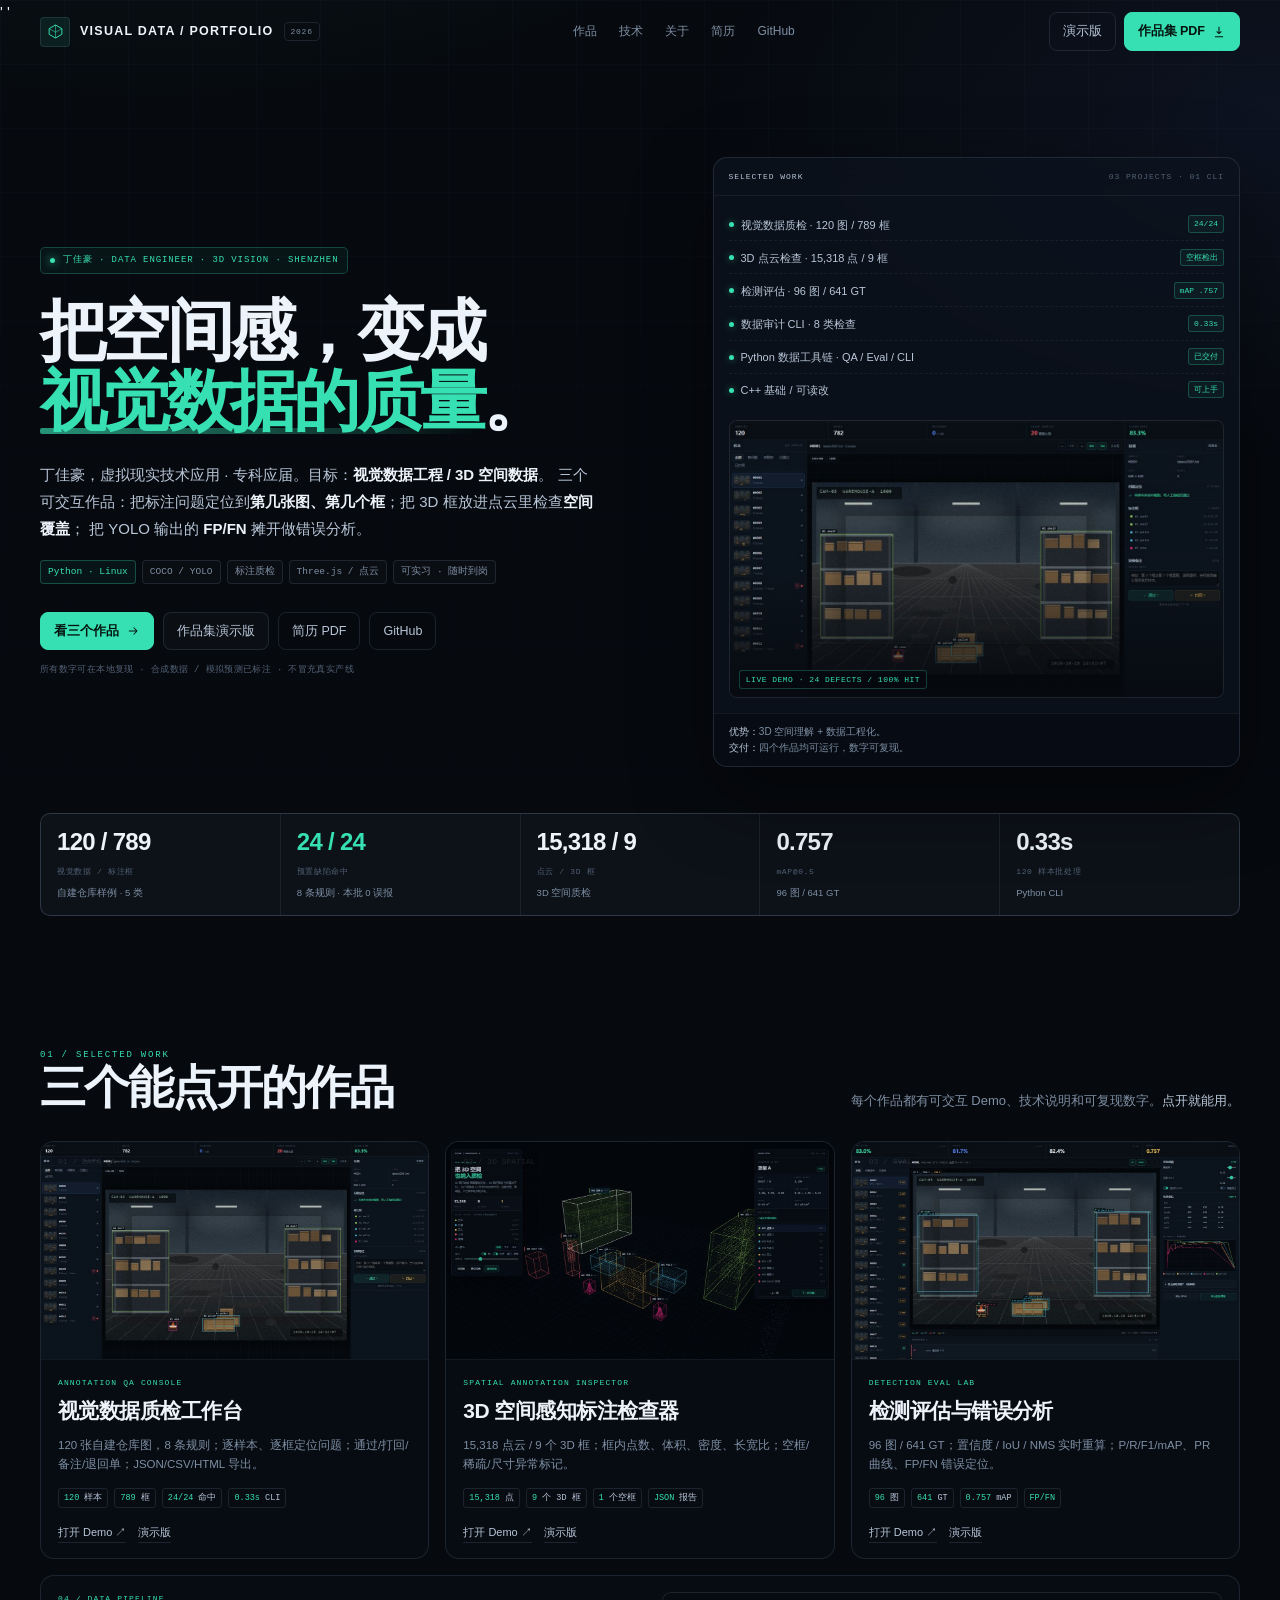
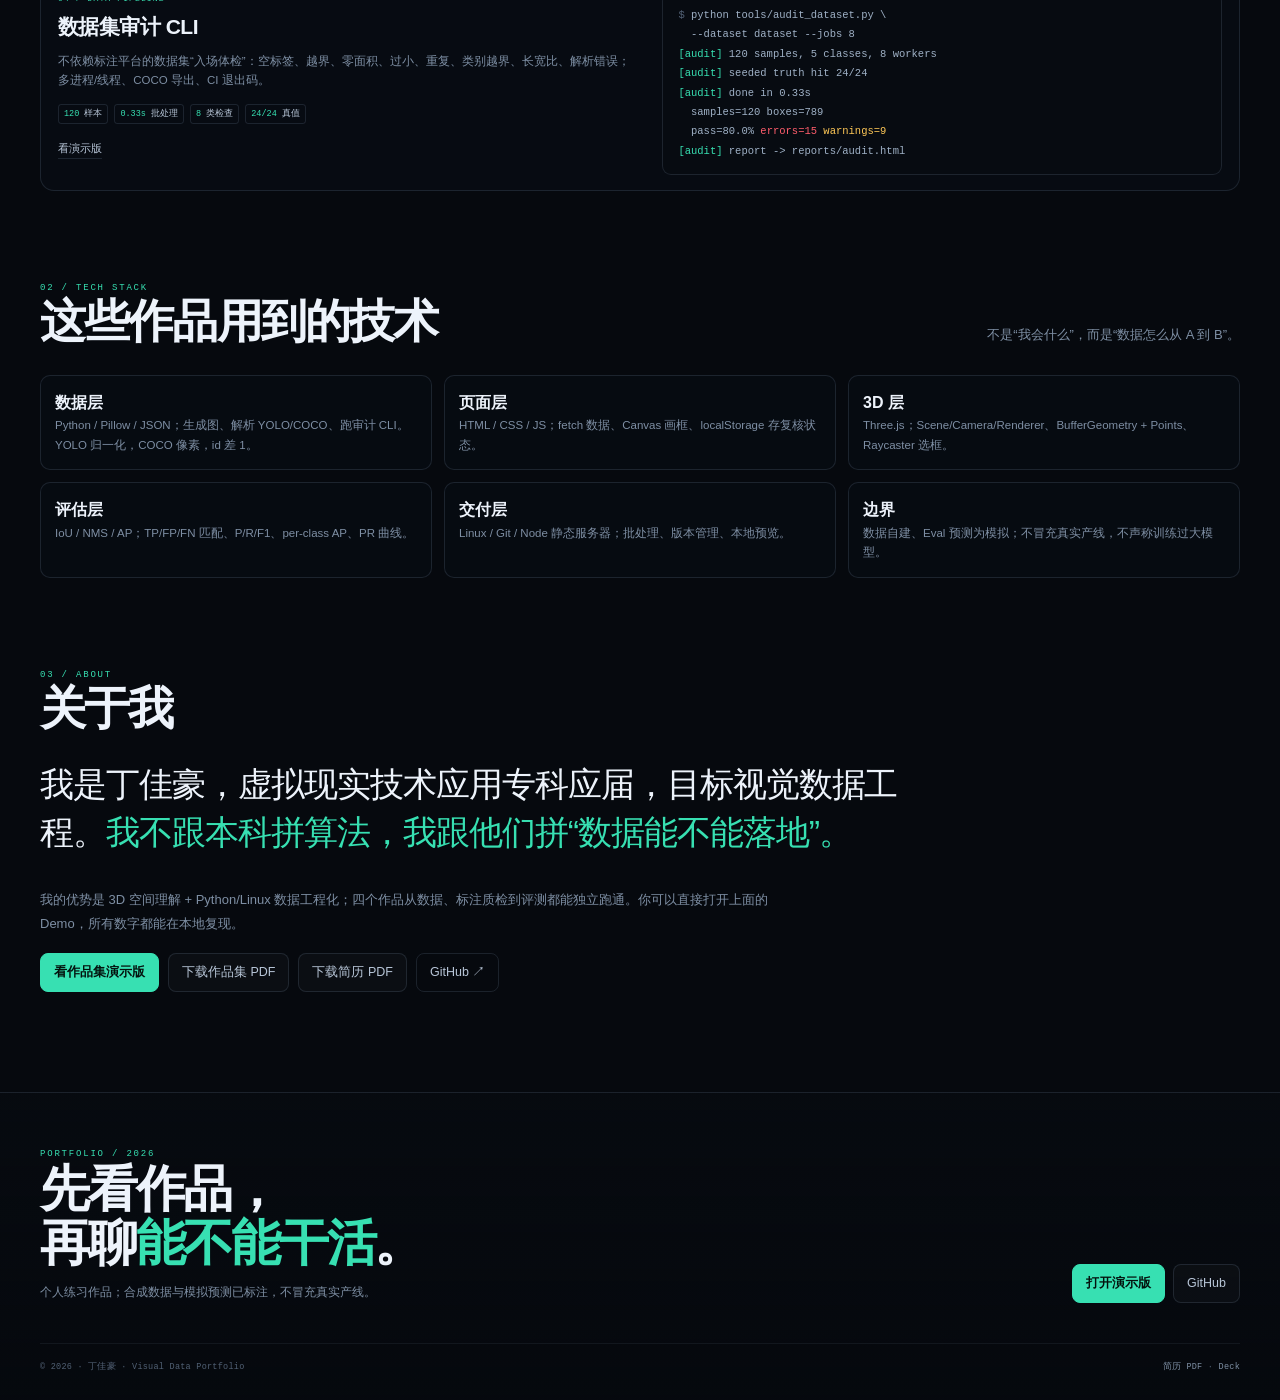
<file: index.html>
﻿<!DOCTYPE html>
<html lang="zh-CN">
<head>
<meta charset="UTF-8">
<meta name="viewport" content="width=device-width, initial-scale=1">
<title>丁佳豪 · 视觉数据工程作品集</title>
<meta name="description" content="丁佳豪，虚拟现实技术应用专科应届，视觉数据工程方向：标注质检、3D 点云检查、检测评估与错误分析。">
'<meta name="theme-color" content="#06090e">
<meta property="og:title" content="丁佳豪 · 视觉数据工程作品集">
<meta property="og:description" content="标注质检 / 3D 点云检查 / 检测评估：三个可交互作品，所有数字可复现。">
<meta property="og:type" content="website">
<meta property="og:url" content="https://xiaoqzhenhao.github.io/visual-data-portfolio/">
<meta property="og:image" content="https://xiaoqzhenhao.github.io/visual-data-portfolio/assets/media/qa-cover.jpg">
<meta name="twitter:card" content="summary_large_image">
<link rel="canonical" href="https://xiaoqzhenhao.github.io/visual-data-portfolio/">'
<link rel="icon" href="assets/favicon.svg" type="image/svg+xml">
<link rel="stylesheet" href="assets/css/site.css">
</head>
<body>
<header class="nav" id="nav">
  <div class="nav__in">
    <a class="brand" href="index.html">
      <span class="brand__mark">
        <svg viewBox="0 0 24 24" fill="none" stroke="currentColor" stroke-width="1.4">
          <path d="M12 2.8 21 8v8l-9 5.2L3 16V8l9-5.2Z"/><path d="M12 2.8v18.4M3 8l9 5 9-5" opacity=".55"/>
        </svg>
      </span>
      <b>VISUAL DATA / PORTFOLIO</b>
      <span>2026</span>
    </a>
    <nav class="nav__links">
      <a href="#work">作品</a>
      <a href="#stack">技术</a>
      <a href="#about">关于</a>
      <a href="丁佳豪-简历.pdf">简历</a>
      <a href="https://github.com/xiaoqzhenhao" target="_blank" rel="noopener">GitHub</a>
    </nav>
    <div class="nav__cta">
      <a class="btn btn--ghost" href="portfolio-slides.html">演示版</a>
      <a class="btn btn--primary" href="作品集-演示版.pdf">作品集 PDF
        <svg viewBox="0 0 24 24" fill="none" stroke="currentColor" stroke-width="1.8"><path d="M12 3v12m0 0 4-4m-4 4-4-4M5 20h14"/></svg>
      </a>
    </div>
  </div>
</header>

<main>
  <section class="hero">
    <div class="wrap">
      <div class="hero__grid">
        <div>
          <div class="hero__badge"><i></i>丁佳豪 · DATA ENGINEER · 3D VISION · SHENZHEN</div>
          <h1>把空间感，变成<em>视觉数据的质量</em>。</h1>
          <p class="hero__sub">
            丁佳豪，虚拟现实技术应用 · 专科应届。目标：<b>视觉数据工程 / 3D 空间数据</b>。
            三个可交互作品：把标注问题定位到<b>第几张图、第几个框</b>；把 3D 框放进点云里检查<b>空间覆盖</b>；
            把 YOLO 输出的 <b>FP/FN</b> 摊开做错误分析。
          </p>
          <div class="hero__chips">
            <span class="chip hot">Python · Linux</span>
            <span class="chip">COCO / YOLO</span>
            <span class="chip">标注质检</span>
            <span class="chip">Three.js / 点云</span>
            <span class="chip">可实习 · 随时到岗</span>
          </div>
          <div class="hero__actions">
            <a class="btn btn--primary" href="#work">看三个作品
              <svg viewBox="0 0 24 24" fill="none" stroke="currentColor" stroke-width="1.8"><path d="M5 12h14m0 0-6-6m6 6-6 6"/></svg>
            </a>
            <a class="btn" href="portfolio-slides.html">作品集演示版</a>
            <a class="btn btn--ghost" href="丁佳豪-简历.pdf">简历 PDF</a>
            <a class="btn btn--ghost" href="https://github.com/xiaoqzhenhao" target="_blank" rel="noopener">GitHub</a>
          </div>
          <div class="hero__note">所有数字可在本地复现 · 合成数据 / 模拟预测已标注 · 不冒充真实产线</div>
        </div>
        <div class="match reveal">
          <div class="match__head"><b>SELECTED WORK</b><span>03 PROJECTS · 01 CLI</span></div>
          <div class="match__body">
            <div class="match__row"><span><i class="ok"></i>视觉数据质检 · 120 图 / 789 框</span><span class="match__tag ok">24/24</span></div>
            <div class="match__row"><span><i class="ok"></i>3D 点云检查 · 15,318 点 / 9 框</span><span class="match__tag ok">空框检出</span></div>
            <div class="match__row"><span><i class="ok"></i>检测评估 · 96 图 / 641 GT</span><span class="match__tag ok">mAP .757</span></div>
            <div class="match__row"><span><i class="ok"></i>数据审计 CLI · 8 类检查</span><span class="match__tag ok">0.33s</span></div>
            <div class="match__row"><span><i class="ok"></i>Python 数据工具链 · QA / Eval / CLI</span><span class="match__tag ok">已交付</span></div>
            <div class="match__row"><span><i class="ok"></i>C++ 基础 / 可读改</span><span class="match__tag ok">可上手</span></div>
          </div>
          <div class="match__preview">
            <img src="assets/media/qa-cover.jpg" alt="视觉数据质检工作台">
            <span>LIVE DEMO · 24 DEFECTS / 100% HIT</span>
          </div>
          <div class="match__foot"><b>优势：</b>3D 空间理解 + 数据工程化。<br><b>交付：</b>四个作品均可运行，数字可复现。</div>
        </div>
      </div>
      <div class="metrics reveal">
        <div class="metric"><b>120 / 789</b><span>视觉数据 / 标注框</span><em>自建仓库样例 · 5 类</em></div>
        <div class="metric"><b class="mint">24 / 24</b><span>预置缺陷命中</span><em>8 条规则 · 本批 0 误报</em></div>
        <div class="metric"><b>15,318 / 9</b><span>点云 / 3D 框</span><em>3D 空间质检</em></div>
        <div class="metric"><b>0.757</b><span>mAP@0.5</span><em>96 图 / 641 GT</em></div>
        <div class="metric"><b>0.33s</b><span>120 样本批处理</span><em>Python CLI</em></div>
      </div>
    </div>
  </section>

  <section class="section" id="work">
    <div class="wrap">
      <div class="section__head reveal">
        <div><div class="eyebrow">01 / SELECTED WORK</div><h2>三个能点开的作品</h2></div>
        <p>每个作品都有可交互 Demo、技术说明和可复现数字。<b>点开就能用。</b></p>
      </div>
      <div class="work-grid work-grid--3">
        <article class="work reveal">
          <div class="work__img"><span class="work__num">01 / DATA QA</span><img src="assets/media/qa-cover.jpg" alt="视觉数据质检工作台"></div>
          <div class="work__body">
            <div class="work__kicker">ANNOTATION QA CONSOLE</div><h3>视觉数据质检工作台</h3>
            <p>120 张自建仓库图，8 条规则；逐样本、逐框定位问题；通过/打回/备注/退回单；JSON/CSV/HTML 导出。</p>
            <div class="work__stats"><span><b>120</b> 样本</span><span><b>789</b> 框</span><span><b>24/24</b> 命中</span><span><b>0.33s</b> CLI</span></div>
            <div class="work__links"><a href="demos/qa/">打开 Demo ↗</a><a href="portfolio-slides.html">演示版</a></div>
          </div>
        </article>
        <article class="work reveal">
          <div class="work__img"><span class="work__num">02 / 3D SPATIAL</span><img src="assets/media/spatial-cover.jpg" alt="3D 空间感知标注检查器"></div>
          <div class="work__body">
            <div class="work__kicker">SPATIAL ANNOTATION INSPECTOR</div><h3>3D 空间感知标注检查器</h3>
            <p>15,318 点云 / 9 个 3D 框；框内点数、体积、密度、长宽比；空框/稀疏/尺寸异常标记。</p>
            <div class="work__stats"><span><b>15,318</b> 点</span><span><b>9</b> 个 3D 框</span><span><b>1</b> 个空框</span><span><b>JSON</b> 报告</span></div>
            <div class="work__links"><a href="demos/spatial/">打开 Demo ↗</a><a href="portfolio-slides.html">演示版</a></div>
          </div>
        </article>
        <article class="work reveal">
          <div class="work__img"><span class="work__num">03 / EVAL</span><img src="assets/media/eval-cover.jpg" alt="检测评估与错误分析"></div>
          <div class="work__body">
            <div class="work__kicker">DETECTION EVAL LAB</div><h3>检测评估与错误分析</h3>
            <p>96 图 / 641 GT；置信度 / IoU / NMS 实时重算；P/R/F1/mAP、PR 曲线、FP/FN 错误定位。</p>
            <div class="work__stats"><span><b>96</b> 图</span><span><b>641</b> GT</span><span><b>0.757</b> mAP</span><span><b>FP/FN</b></span></div>
            <div class="work__links"><a href="demos/eval/">打开 Demo ↗</a><a href="portfolio-slides.html">演示版</a></div>
          </div>
        </article>
        <article class="work work--wide reveal">
          <div class="work__body">
            <div class="work__split">
              <div>
                <div class="work__kicker">04 / DATA PIPELINE</div><h3>数据集审计 CLI</h3>
                <p style="margin-bottom:12px">不依赖标注平台的数据集“入场体检”：空标签、越界、零面积、过小、重复、类别越界、长宽比、解析错误；多进程/线程、COCO 导出、CI 退出码。</p>
                <div class="work__stats"><span><b>120</b> 样本</span><span><b>0.33s</b> 批处理</span><span><b>8</b> 类检查</span><span><b>24/24</b> 真值</span></div>
                <div class="work__links"><a href="portfolio-slides.html">看演示版</a></div>
              </div>
              <div class="term">
<span class="d">$</span> python tools/audit_dataset.py \<br>
&nbsp;&nbsp;--dataset dataset --jobs 8<br>
<span class="c">[audit]</span> 120 samples, 5 classes, 8 workers<br>
<span class="c">[audit]</span> seeded truth hit 24/24<br>
<span class="c">[audit]</span> done in 0.33s<br>
&nbsp;&nbsp;samples=120 boxes=789<br>
&nbsp;&nbsp;pass=80.0% <span class="e">errors=15</span> <span class="w">warnings=9</span><br>
<span class="c">[audit]</span> report -&gt; reports/audit.html
              </div>
            </div>
          </div>
        </article>
      </div>
    </div>
  </section>

  <section class="section" id="stack">
    <div class="wrap">
      <div class="section__head reveal">
        <div><div class="eyebrow">02 / TECH STACK</div><h2>这些作品用到的技术</h2></div>
        <p>不是“我会什么”，而是“数据怎么从 A 到 B”。</p>
      </div>
      <div class="three" style="display:grid;grid-template-columns:repeat(3,1fr);gap:12px">
        <div class="card" style="border:1px solid var(--line);border-radius:10px;padding:14px;background:rgba(9,14,21,.55)"><h3 style="font-size:16px">数据层</h3><p style="font-size:11.5px;color:var(--dim);line-height:1.7">Python / Pillow / JSON；生成图、解析 YOLO/COCO、跑审计 CLI。YOLO 归一化，COCO 像素，id 差 1。</p></div>
        <div class="card" style="border:1px solid var(--line);border-radius:10px;padding:14px;background:rgba(9,14,21,.55)"><h3 style="font-size:16px">页面层</h3><p style="font-size:11.5px;color:var(--dim);line-height:1.7">HTML / CSS / JS；fetch 数据、Canvas 画框、localStorage 存复核状态。</p></div>
        <div class="card" style="border:1px solid var(--line);border-radius:10px;padding:14px;background:rgba(9,14,21,.55)"><h3 style="font-size:16px">3D 层</h3><p style="font-size:11.5px;color:var(--dim);line-height:1.7">Three.js；Scene/Camera/Renderer、BufferGeometry + Points、Raycaster 选框。</p></div>
        <div class="card" style="border:1px solid var(--line);border-radius:10px;padding:14px;background:rgba(9,14,21,.55)"><h3 style="font-size:16px">评估层</h3><p style="font-size:11.5px;color:var(--dim);line-height:1.7">IoU / NMS / AP；TP/FP/FN 匹配、P/R/F1、per-class AP、PR 曲线。</p></div>
        <div class="card" style="border:1px solid var(--line);border-radius:10px;padding:14px;background:rgba(9,14,21,.55)"><h3 style="font-size:16px">交付层</h3><p style="font-size:11.5px;color:var(--dim);line-height:1.7">Linux / Git / Node 静态服务器；批处理、版本管理、本地预览。</p></div>
        <div class="card" style="border:1px solid var(--line);border-radius:10px;padding:14px;background:rgba(9,14,21,.55)"><h3 style="font-size:16px">边界</h3><p style="font-size:11.5px;color:var(--dim);line-height:1.7">数据自建、Eval 预测为模拟；不冒充真实产线，不声称训练过大模型。</p></div>
      </div>
    </div>
  </section>

  <section class="section" id="about">
    <div class="wrap">
      <div class="section__head reveal">
        <div><div class="eyebrow">03 / ABOUT</div><h2>关于我</h2></div>
      </div>
      <p class="lead-quote reveal">我是丁佳豪，虚拟现实技术应用专科应届，目标视觉数据工程。<em>我不跟本科拼算法，我跟他们拼“数据能不能落地”。</em></p>
      <p style="max-width:760px;color:var(--dim);font-size:13px;line-height:1.8">我的优势是 3D 空间理解 + Python/Linux 数据工程化；四个作品从数据、标注质检到评测都能独立跑通。你可以直接打开上面的 Demo，所有数字都能在本地复现。</p>
      <div class="hero__actions" style="margin-top:18px">
        <a class="btn btn--primary" href="portfolio-slides.html">看作品集演示版</a>
        <a class="btn" href="作品集-演示版.pdf">下载作品集 PDF</a>
        <a class="btn" href="丁佳豪-简历.pdf">下载简历 PDF</a>
        <a class="btn btn--ghost" href="https://github.com/xiaoqzhenhao" target="_blank" rel="noopener">GitHub ↗</a>
      </div>
    </div>
  </section>

  <footer class="footer">
    <div class="wrap">
      <div class="footer__cta reveal">
        <div><div class="eyebrow">PORTFOLIO / 2026</div><h2>先看作品，<br>再聊<em>能不能干活</em>。</h2><p>个人练习作品；合成数据与模拟预测已标注，不冒充真实产线。</p></div>
        <div style="display:flex;gap:8px;flex-wrap:wrap"><a class="btn btn--primary" href="portfolio-slides.html">打开演示版</a><a class="btn" href="https://github.com/xiaoqzhenhao" target="_blank" rel="noopener">GitHub</a></div>
      </div>
      <div class="footer__bottom"><span>© 2026 · 丁佳豪 · Visual Data Portfolio</span><span><a href="丁佳豪-简历.pdf">简历 PDF</a> · <a href="portfolio-slides.html">Deck</a></span></div>
    </div>
  </footer>
</main>
<script src="assets/js/site.js"></script>
</body>
</html>
</file>
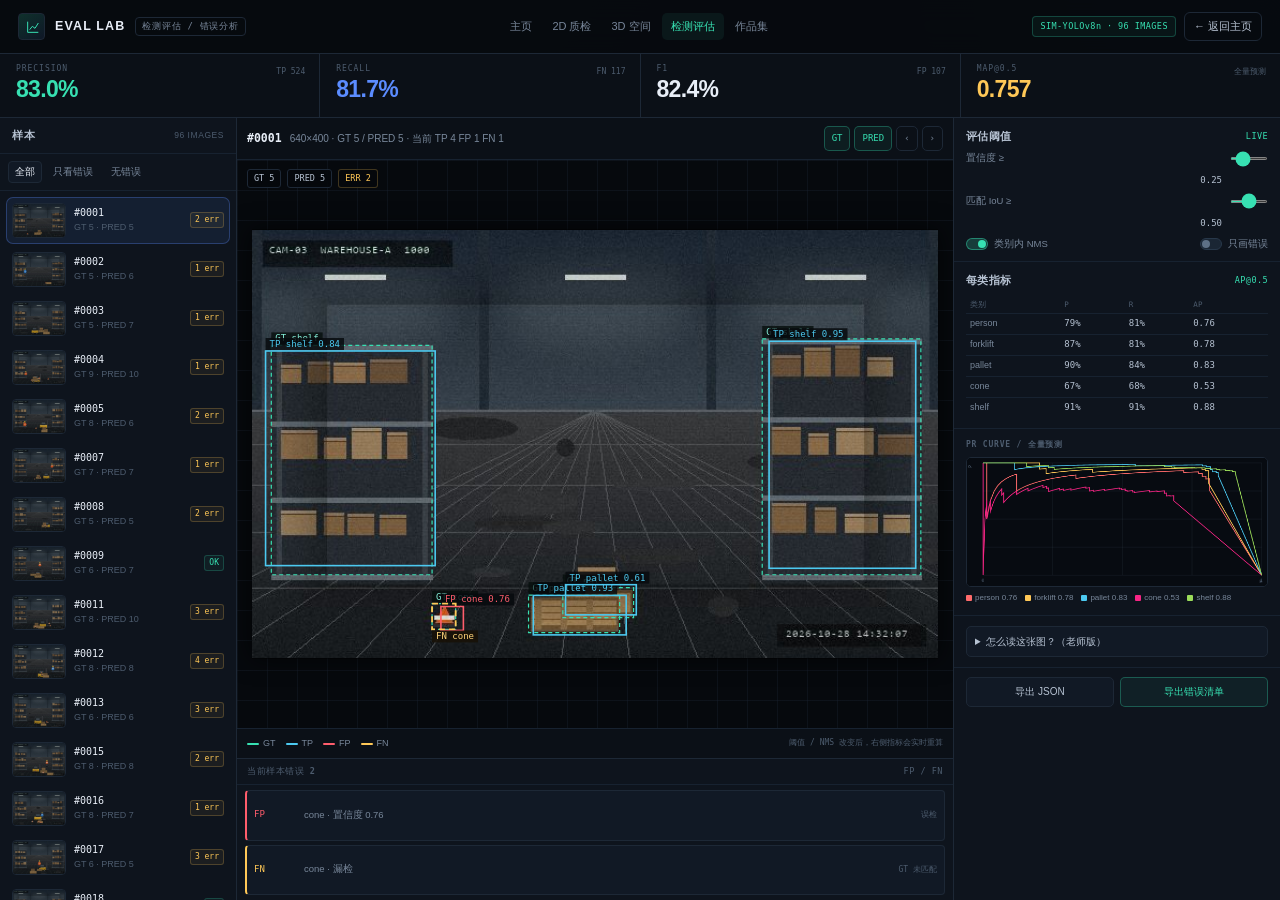
<file: demos/eval/index.html>
﻿<!DOCTYPE html>
<html lang="zh-CN">
<head>
<meta charset="UTF-8">
<meta name="viewport" content="width=device-width, initial-scale=1">
<title>Detection Eval Lab · 检测评估与错误分析</title>
<meta name="description" content="用真实 GT 与模型预测做检测评估：Precision/Recall/F1/mAP、置信度阈值、IoU、NMS、FP/FN 错误分析。">
<link rel="icon" href="data:image/svg+xml,%3Csvg xmlns='http://www.w3.org/2000/svg' viewBox='0 0 32 32'%3E%3Crect width='32' height='32' rx='7' fill='%23070a0f'/%3E%3Cpath d='M6 24V8m0 16h20M10 19l4-5 4 3 5-8' stroke='%2337e0b2' stroke-width='1.6' fill='none'/%3E%3C/svg%3E">
<link rel="stylesheet" href="../../assets/css/eval.css">
</head>
<body>

<header class="appbar">
  <a class="brand" href="../../index.html">
    <span class="brand__mark">
      <svg viewBox="0 0 24 24" fill="none" stroke="currentColor" stroke-width="1.5">
        <path d="M4 20V4m0 16h16M7 16l4-5 4 3 5-8"/>
      </svg>
    </span>
    <b>EVAL LAB</b>
    <span>检测评估 / 错误分析</span>
  </a>
  <nav class="topnav">
    <a href="../../index.html">主页</a>
    <a href="../qa/">2D 质检</a>
    <a href="../spatial/">3D 空间</a>
    <a class="on" href="./">检测评估</a>
    <a href="../../portfolio-slides.html">作品集</a>
  </nav>
  <div class="top-right">
    <span class="pill">SIM-YOLOv8n · 96 IMAGES</span>
    <a class="ghost" href="../../index.html">← 返回主页</a>
  </div>
</header>

<div class="stats">
  <div class="stat"><div class="stat__k">Precision</div><div class="stat__v mint" id="mPrecision">—</div><div class="stat__hint" id="cTP">TP —</div></div>
  <div class="stat"><div class="stat__k">Recall</div><div class="stat__v blue" id="mRecall">—</div><div class="stat__hint" id="cFN">FN —</div></div>
  <div class="stat"><div class="stat__k">F1</div><div class="stat__v" id="mF1">—</div><div class="stat__hint" id="cFP">FP —</div></div>
  <div class="stat"><div class="stat__k">mAP@0.5</div><div class="stat__v amber" id="mAP">—</div><div class="stat__hint">全量预测</div></div>
</div>

<main class="workspace">
  <!-- 样本列表 -->
  <aside class="panel samples">
    <div class="panel__head">样本 <span class="mono" id="listCount">LOADING</span></div>
    <div class="filters" id="filters">
      <button class="on" data-filter="all">全部</button>
      <button data-filter="error">只看错误</button>
      <button data-filter="clean">无错误</button>
    </div>
    <div class="sample-list" id="sampleList"></div>
  </aside>

  <!-- 画布 -->
  <section class="panel stage-panel">
    <div class="stage-head">
      <div class="stage-title">
        <b id="stageId">—</b>
        <span id="stageSub">GT / Prediction</span>
      </div>
      <div class="stage-tools">
        <button class="tool on" id="toggleGT">GT</button>
        <button class="tool on" id="togglePred">PRED</button>
        <button class="tool" id="prevSample">‹</button>
        <button class="tool" id="nextSample">›</button>
      </div>
    </div>
    <div class="stage-wrap">
      <div class="stage" id="stage">
        <canvas id="canvas"></canvas>
        <div class="stage-empty" id="stageEmpty">NO IMAGE</div>
        <div class="stage-hud">
          <span class="hud-chip" id="hudGt">GT 0</span>
          <span class="hud-chip" id="hudPred">PRED 0</span>
          <span class="hud-chip amber" id="hudErr" hidden>ERR 0</span>
        </div>
      </div>
    </div>
    <div class="stage-foot">
      <div class="legend">
        <span><i class="line" style="background:#37e0b2"></i>GT</span>
        <span><i class="line" style="background:#4cc9f0"></i>TP</span>
        <span><i class="line" style="background:#ff5d6c"></i>FP</span>
        <span><i class="line" style="background:#ffc857"></i>FN</span>
      </div>
      <div class="keys">阈值 / NMS 改变后，右侧指标会实时重算</div>
    </div>
    <div class="errors">
      <div class="errors__head"><span>当前样本错误 <b id="errorCount">0</b></span><span>FP / FN</span></div>
      <div class="errors__list" id="errorList"></div>
    </div>
  </section>

  <!-- 右栏 -->
  <aside class="panel side">
    <div class="control-block">
      <h4>评估阈值 <span>LIVE</span></h4>
      <div class="slider-row">
        <label for="conf">置信度 ≥</label>
        <input type="range" id="conf" min="0.05" max="0.9" step="0.01" value="0.25">
        <output id="confVal">0.25</output>
      </div>
      <div class="slider-row">
        <label for="iou">匹配 IoU ≥</label>
        <input type="range" id="iou" min="0.3" max="0.7" step="0.01" value="0.5">
        <output id="iouVal">0.50</output>
      </div>
      <div class="toggle-row">
        <label class="switch"><input type="checkbox" id="nms" checked>类别内 NMS</label>
        <label class="switch"><input type="checkbox" id="hideLow">只画错误</label>
      </div>
    </div>

    <div class="control-block">
      <h4>每类指标 <span>AP@0.5</span></h4>
      <table class="class-table">
        <thead><tr><th>类别</th><th>P</th><th>R</th><th>AP</th></tr></thead>
        <tbody id="classTable"></tbody>
      </table>
    </div>

    <div class="pr-wrap">
      <h4 style="font-family:var(--mono);font-size:8px;letter-spacing:.1em;color:var(--faint);margin-bottom:6px">PR CURVE / 全量预测</h4>
      <canvas id="pr" width="560" height="260"></canvas>
      <div class="pr-legend" id="prLegend"></div>
    </div>

    <div class="notes">
      <details>
        <summary>怎么读这张图？（老师版）</summary>
        <p><b>Precision</b> = TP / (TP+FP)：报出来的框有多少是对的。</p>
        <p><b>Recall</b> = TP / (TP+FN)：该找的目标找回了多少。</p>
        <p><b>F1</b> = 2PR/(P+R)：P/R 的平衡。</p>
        <p><b>mAP</b>：每个类别 PR 曲线下面积的平均；越高越好，但要看 IoU 阈值和数据集。</p>
        <p><b>NMS</b>：去掉同一目标的重复框。打开后 FP 通常会下降，Recall 可能略降。</p>
        <p>当前预测是<b>模拟输出</b>，用于教学/演示；真实项目把 <code>pred</code> 换成模型输出即可。</p>
      </details>
    </div>

    <div class="side-foot">
      <button class="btn" id="exportJson">导出 JSON</button>
      <button class="btn btn--accent" id="exportCsv">导出错误清单</button>
    </div>
  </aside>
</main>

<div class="toast" id="toast"></div>
<script type="module" src="../../assets/js/eval-lab.js"></script>
</body>
</html>
</file>
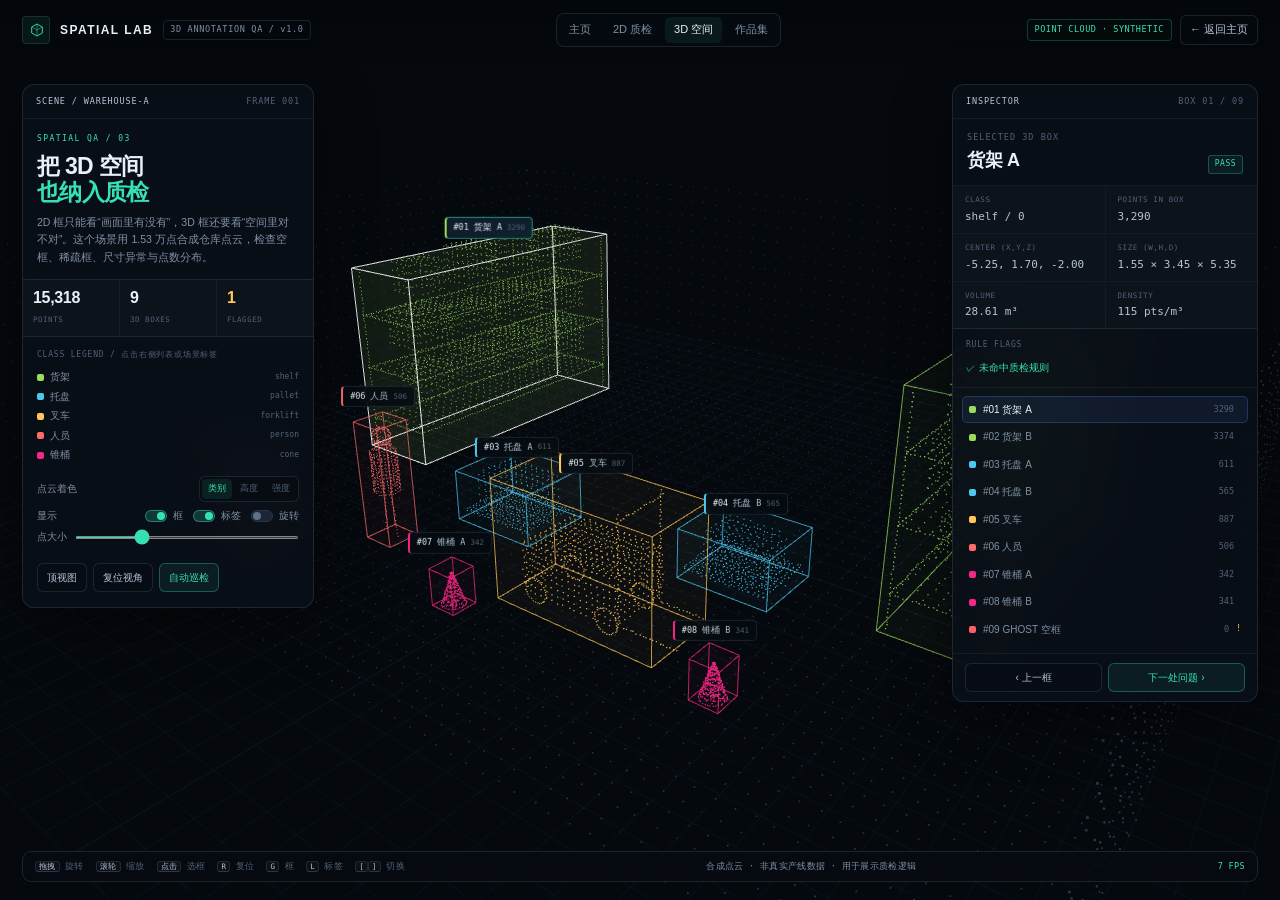
<file: demos/spatial/index.html>
﻿<!DOCTYPE html>
<html lang="zh-CN">
<head>
<meta charset="UTF-8">
<meta name="viewport" content="width=device-width, initial-scale=1">
<title>Spatial Lab · 3D 空间感知标注检查器</title>
<meta name="description" content="用 Three.js 呈现仓库点云与 3D 标注框，检查空框、稀疏框与尺寸异常，面向 3D 视觉数据质检。">
<link rel="icon" href="data:image/svg+xml,%3Csvg xmlns='http://www.w3.org/2000/svg' viewBox='0 0 32 32'%3E%3Crect width='32' height='32' rx='7' fill='%2305080d'/%3E%3Cpath d='M7 23 16 7l9 16H7Z' fill='none' stroke='%2337e0b2' stroke-width='1.4'/%3E%3Ccircle cx='16' cy='18' r='2' fill='%235b8cff'/%3E%3C/svg%3E">
<link rel="stylesheet" href="../../assets/css/spatial.css">
</head>
<body>

<div id="scene"></div>
<div id="labels"></div>

<header class="topbar">
  <a class="brand" href="../../index.html">
    <span class="brand__mark">
      <svg viewBox="0 0 24 24" fill="none" stroke="currentColor" stroke-width="1.4">
        <path d="M12 3 20 7.5v9L12 21 4 16.5v-9L12 3Z"/><path d="M12 3v18M4 7.5l8 4.5 8-4.5" opacity=".55"/>
      </svg>
    </span>
    <b>SPATIAL LAB</b>
    <span>3D ANNOTATION QA / v1.0</span>
  </a>
  <nav class="topnav">
    <a href="../../index.html">主页</a>
    <a href="../qa/">2D 质检</a>
    <a class="on" href="./">3D 空间</a>
    <a href="../../portfolio-slides.html">作品集</a>
  </nav>
  <div class="top-right">
    <span class="pill">POINT CLOUD · SYNTHETIC</span>
    <a class="ghost" href="../../index.html">← 返回主页</a>
  </div>
</header>

<!-- 左栏 -->
<aside class="panel panel-left">
  <div class="panel__head"><b>SCENE / WAREHOUSE-A</b><span>FRAME 001</span></div>
  <div class="panel__body">
    <div class="eyebrow">SPATIAL QA / 03</div>
    <h1>把 3D 空间<br><em>也纳入质检</em></h1>
    <p class="lede">2D 框只能看“画面里有没有”，3D 框还要看“空间里对不对”。这个场景用 1.53 万点合成仓库点云，检查空框、稀疏框、尺寸异常与点数分布。</p>

    <div class="stat-row">
      <div class="stat-cell"><b id="statPoints">—</b><span>POINTS</span></div>
      <div class="stat-cell"><b id="statBoxes">—</b><span>3D BOXES</span></div>
      <div class="stat-cell"><b class="amber" id="statFlags">—</b><span>FLAGGED</span></div>
    </div>

    <div class="legend">
      <div class="legend__t">CLASS LEGEND / 点击右侧列表或场景标签</div>
      <div class="legend__row"><i style="background:#9bdc5a"></i>货架 <em>shelf</em></div>
      <div class="legend__row"><i style="background:#4cc9f0"></i>托盘 <em>pallet</em></div>
      <div class="legend__row"><i style="background:#ffc857"></i>叉车 <em>forklift</em></div>
      <div class="legend__row"><i style="background:#ff6b6b"></i>人员 <em>person</em></div>
      <div class="legend__row"><i style="background:#f72585"></i>锥桶 <em>cone</em></div>
    </div>

    <div class="controls">
      <div class="control-row">
        <label>点云着色</label>
        <div class="seg" id="colorMode">
          <button class="on" data-mode="class">类别</button>
          <button data-mode="height">高度</button>
          <button data-mode="intensity">强度</button>
        </div>
      </div>
      <div class="control-row">
        <label>显示</label>
        <div style="display:flex;gap:10px">
          <label class="switch"><input type="checkbox" id="toggleBoxes" checked>框</label>
          <label class="switch"><input type="checkbox" id="toggleLabels" checked>标签</label>
          <label class="switch"><input type="checkbox" id="autoRotate">旋转</label>
        </div>
      </div>
      <div class="control-row">
        <label>点大小</label>
        <div class="slider-row" style="flex:1"><input type="range" id="pointSize" min="1" max="8" value="3" step="0.5"></div>
      </div>
      <div class="actions">
        <button class="btn" id="btnTop">顶视图</button>
        <button class="btn" id="btnReset">复位视角</button>
        <button class="btn btn--accent" id="btnAudit">自动巡检</button>
      </div>
    </div>
  </div>
</aside>

<!-- 右栏 -->
<aside class="panel panel-right">
  <div class="panel__head"><b>INSPECTOR</b><span id="selIndex">BOX 01 / 09</span></div>
  <div class="sel-head">
    <div class="sel-id">SELECTED 3D BOX</div>
    <div class="sel-name">
      <h2 id="selName">货架 A</h2>
      <span class="verdict pass" id="selVerdict">PASS</span>
    </div>
  </div>
  <div class="metrics">
    <div class="metric"><b>CLASS</b><span id="selClass">shelf / 0</span></div>
    <div class="metric"><b>POINTS IN BOX</b><span id="selPoints">—</span></div>
    <div class="metric"><b>CENTER (X,Y,Z)</b><span id="selCenter">—</span></div>
    <div class="metric"><b>SIZE (W,H,D)</b><span id="selSize">—</span></div>
    <div class="metric"><b>VOLUME</b><span id="selVolume">—</span></div>
    <div class="metric"><b>DENSITY</b><span id="selDensity">—</span></div>
  </div>
  <div class="flags">
    <div class="flags__t">RULE FLAGS</div>
    <div id="selFlags"><span class="no-flag">✓ 未命中质检规则</span></div>
  </div>
  <div class="box-list" id="boxList"></div>
  <div class="panel-foot">
    <button class="btn" id="prevBox">‹ 上一框</button>
    <button class="btn btn--accent" id="nextFlag">下一处问题 ›</button>
  </div>
</aside>

<div class="bottombar">
  <div class="keys">
    <span><kbd>拖拽</kbd> 旋转</span>
    <span><kbd>滚轮</kbd> 缩放</span>
    <span><kbd>点击</kbd> 选框</span>
    <span><kbd>R</kbd> 复位</span>
    <span><kbd>G</kbd> 框</span>
    <span><kbd>L</kbd> 标签</span>
    <span><kbd>[</kbd><kbd>]</kbd> 切换</span>
  </div>
  <div class="hint">合成点云 · 非真实产线数据 · 用于展示质检逻辑</div>
  <div class="fps" id="fps">-- FPS</div>
</div>

<div class="loading" id="loading">
  <div class="loading__in"><div class="loading__spin"></div><p>BUILDING POINT CLOUD</p></div>
</div>
<div class="toast" id="toast"></div>

<script type="importmap">
{
  "imports": {
    "three": "../../vendor/three/three.module.js",
    "three/addons/": "../../vendor/three/"
  }
}
</script>
<script type="module" src="../../assets/js/spatial.js"></script>
</body>
</html>
</file>
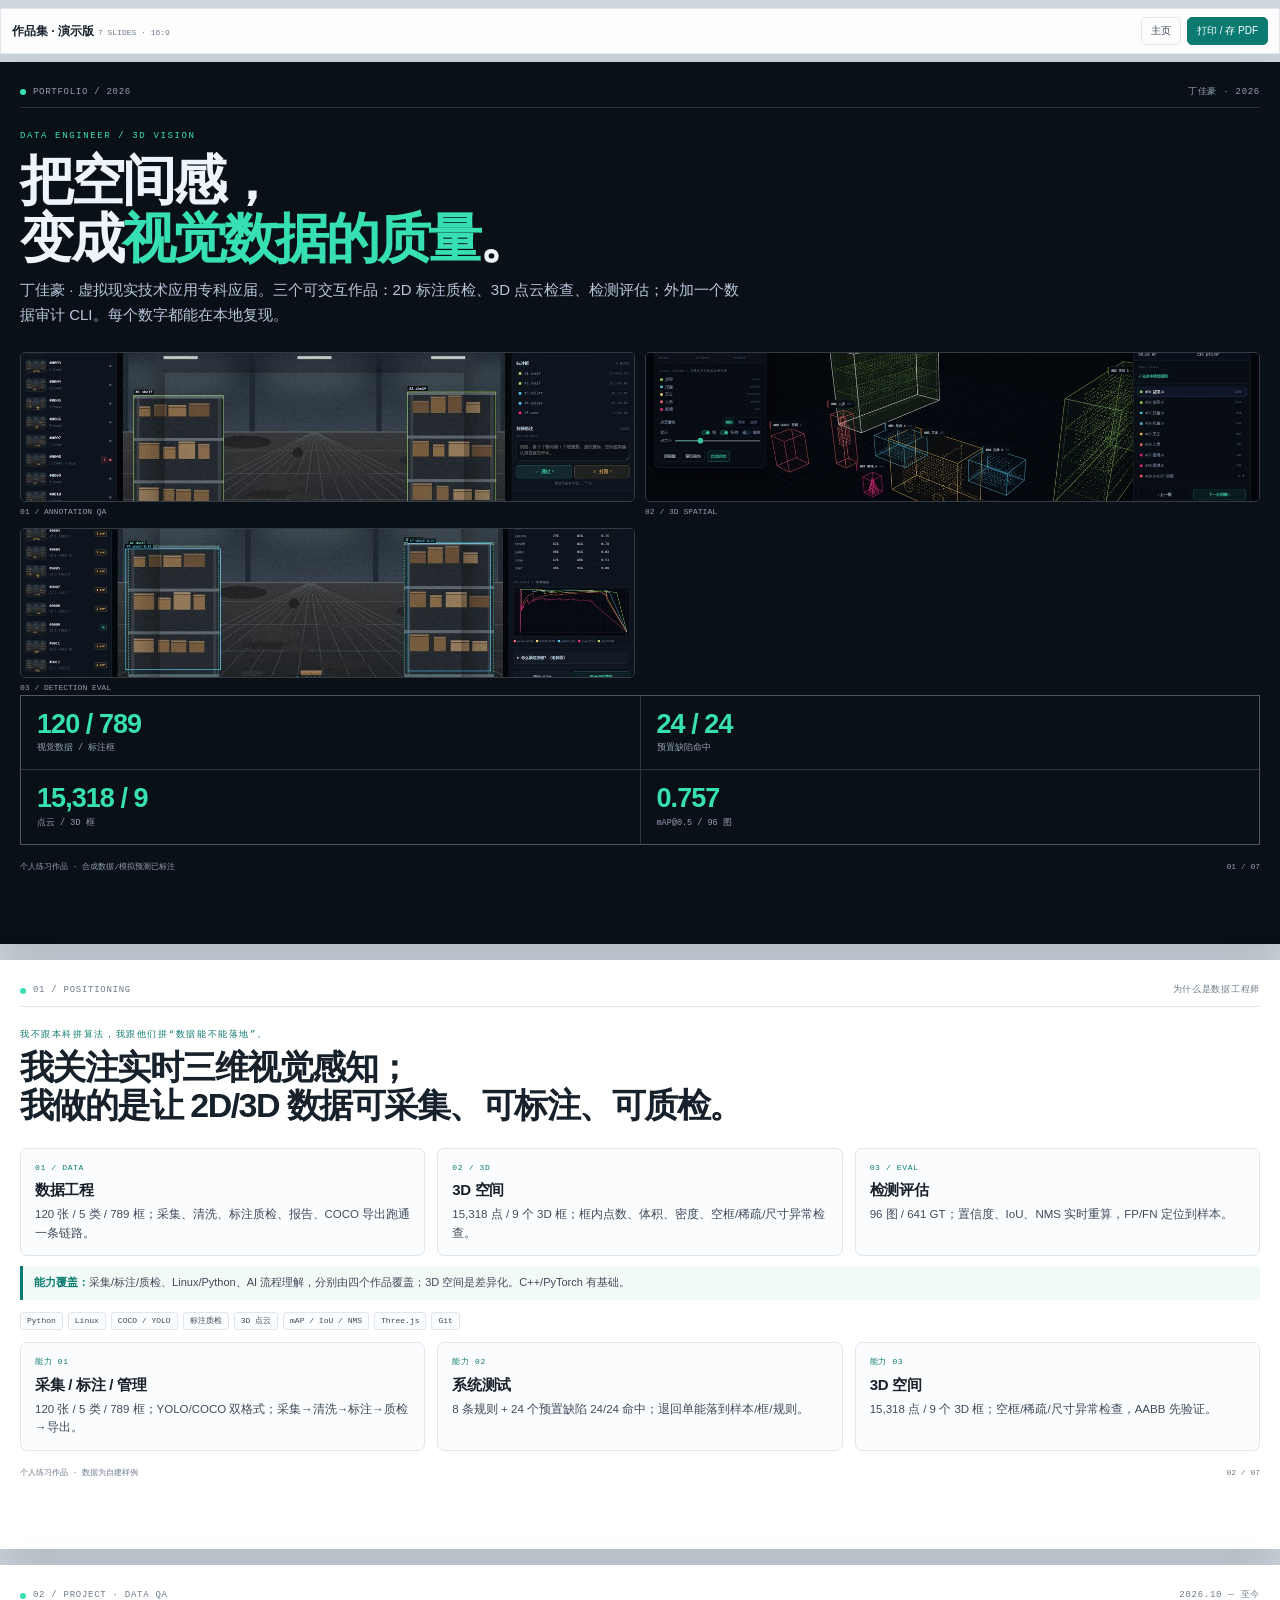
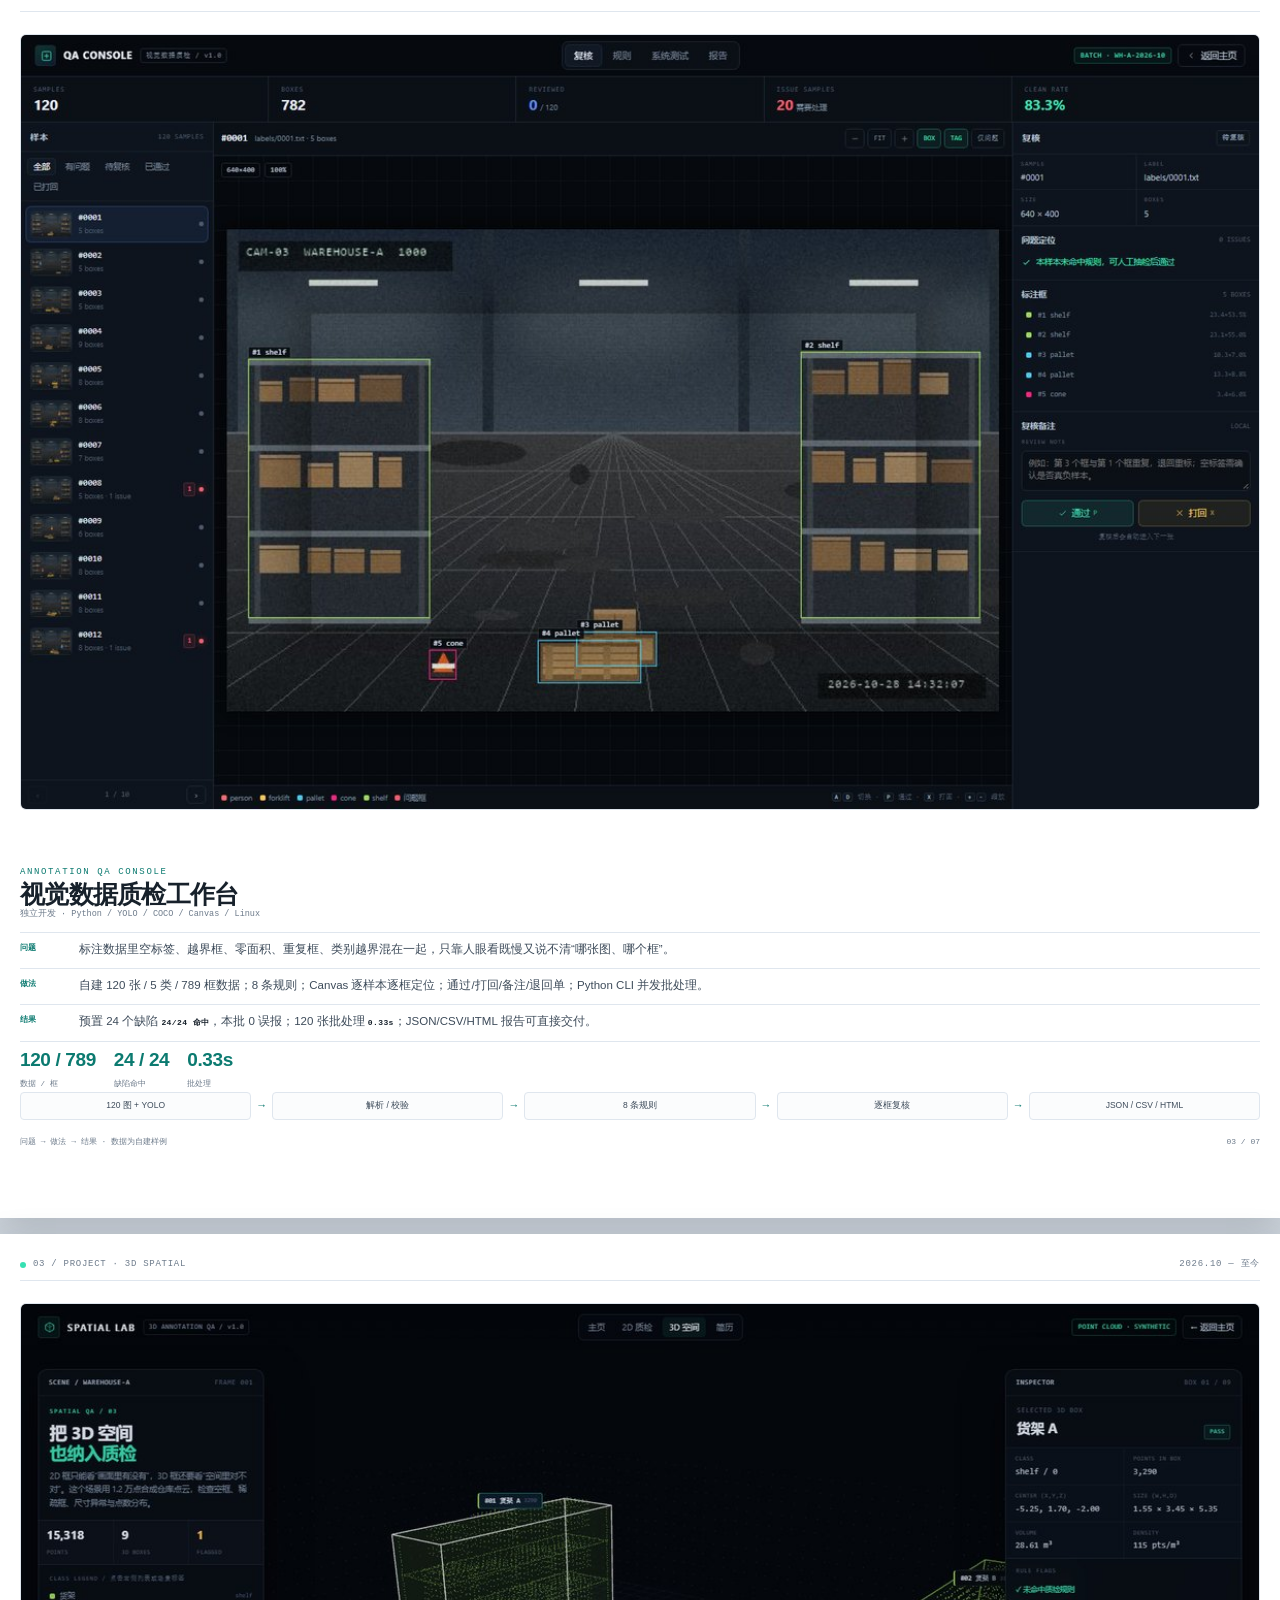
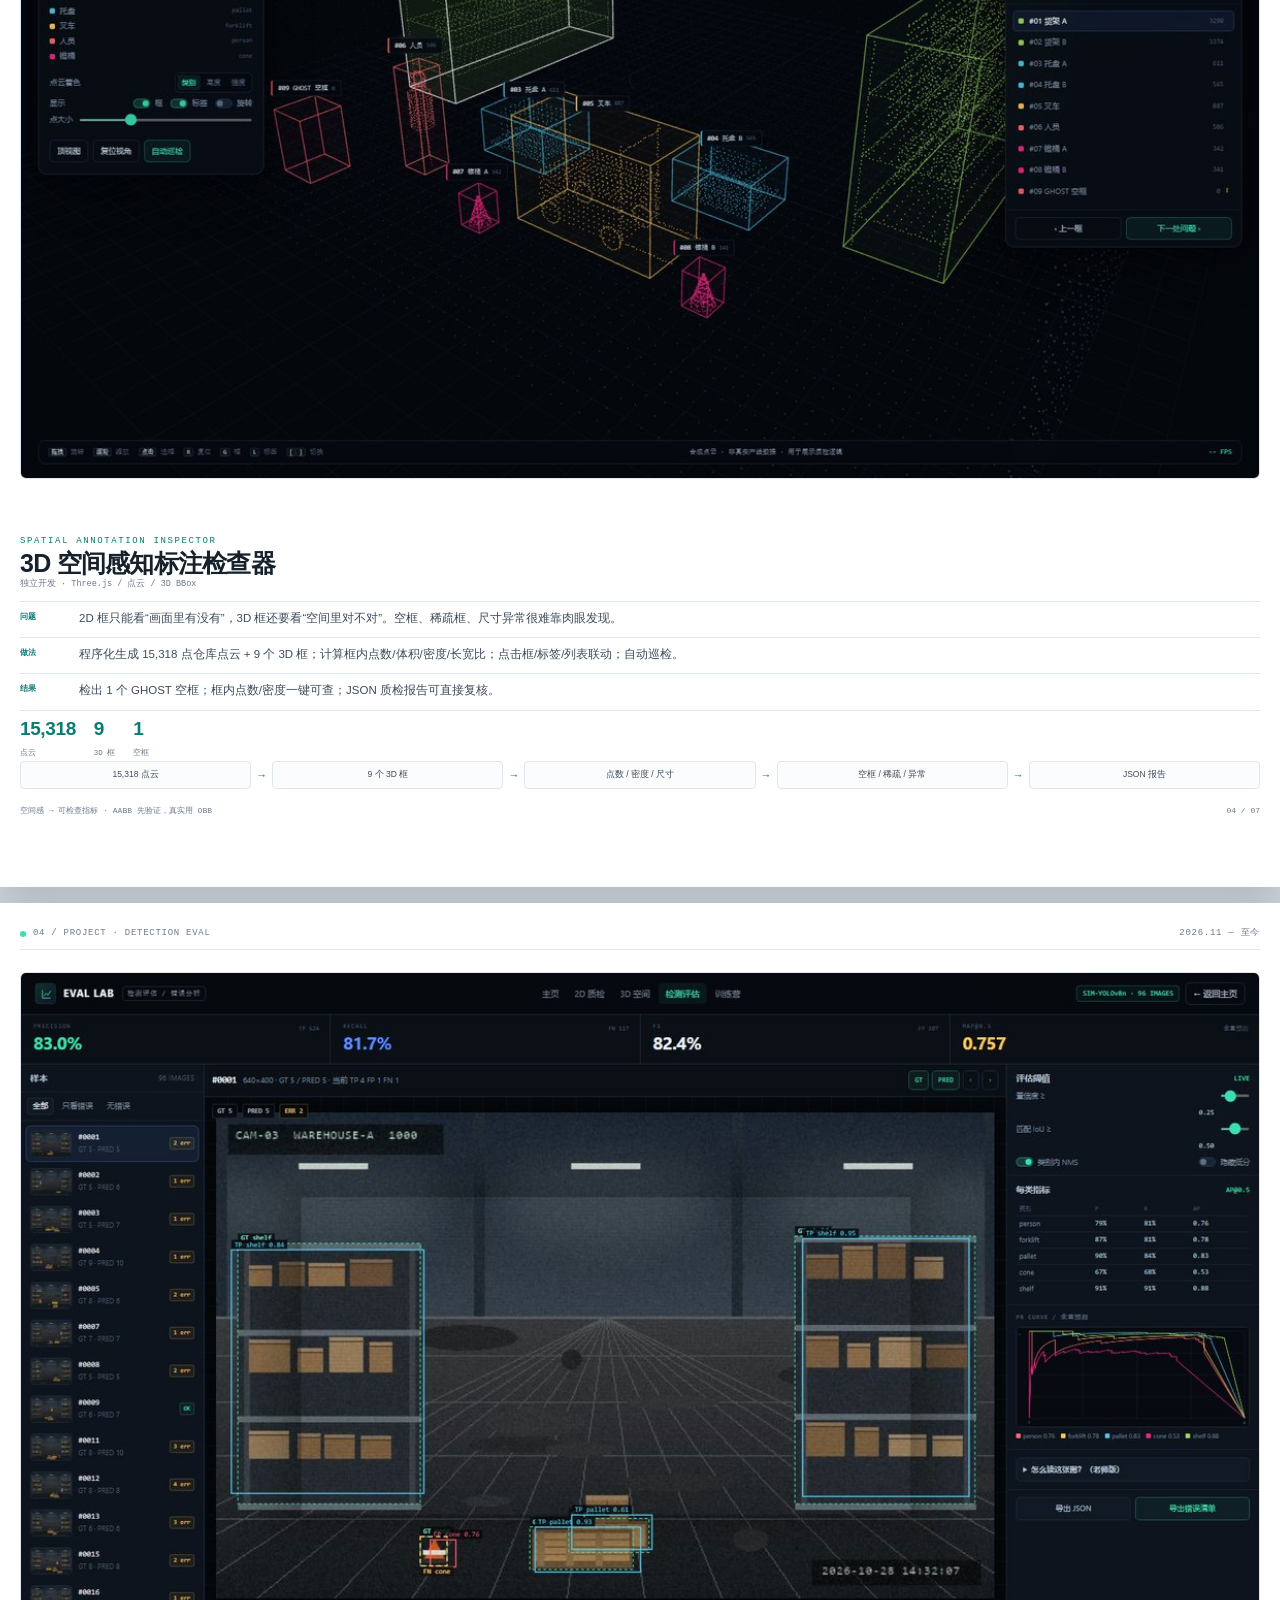
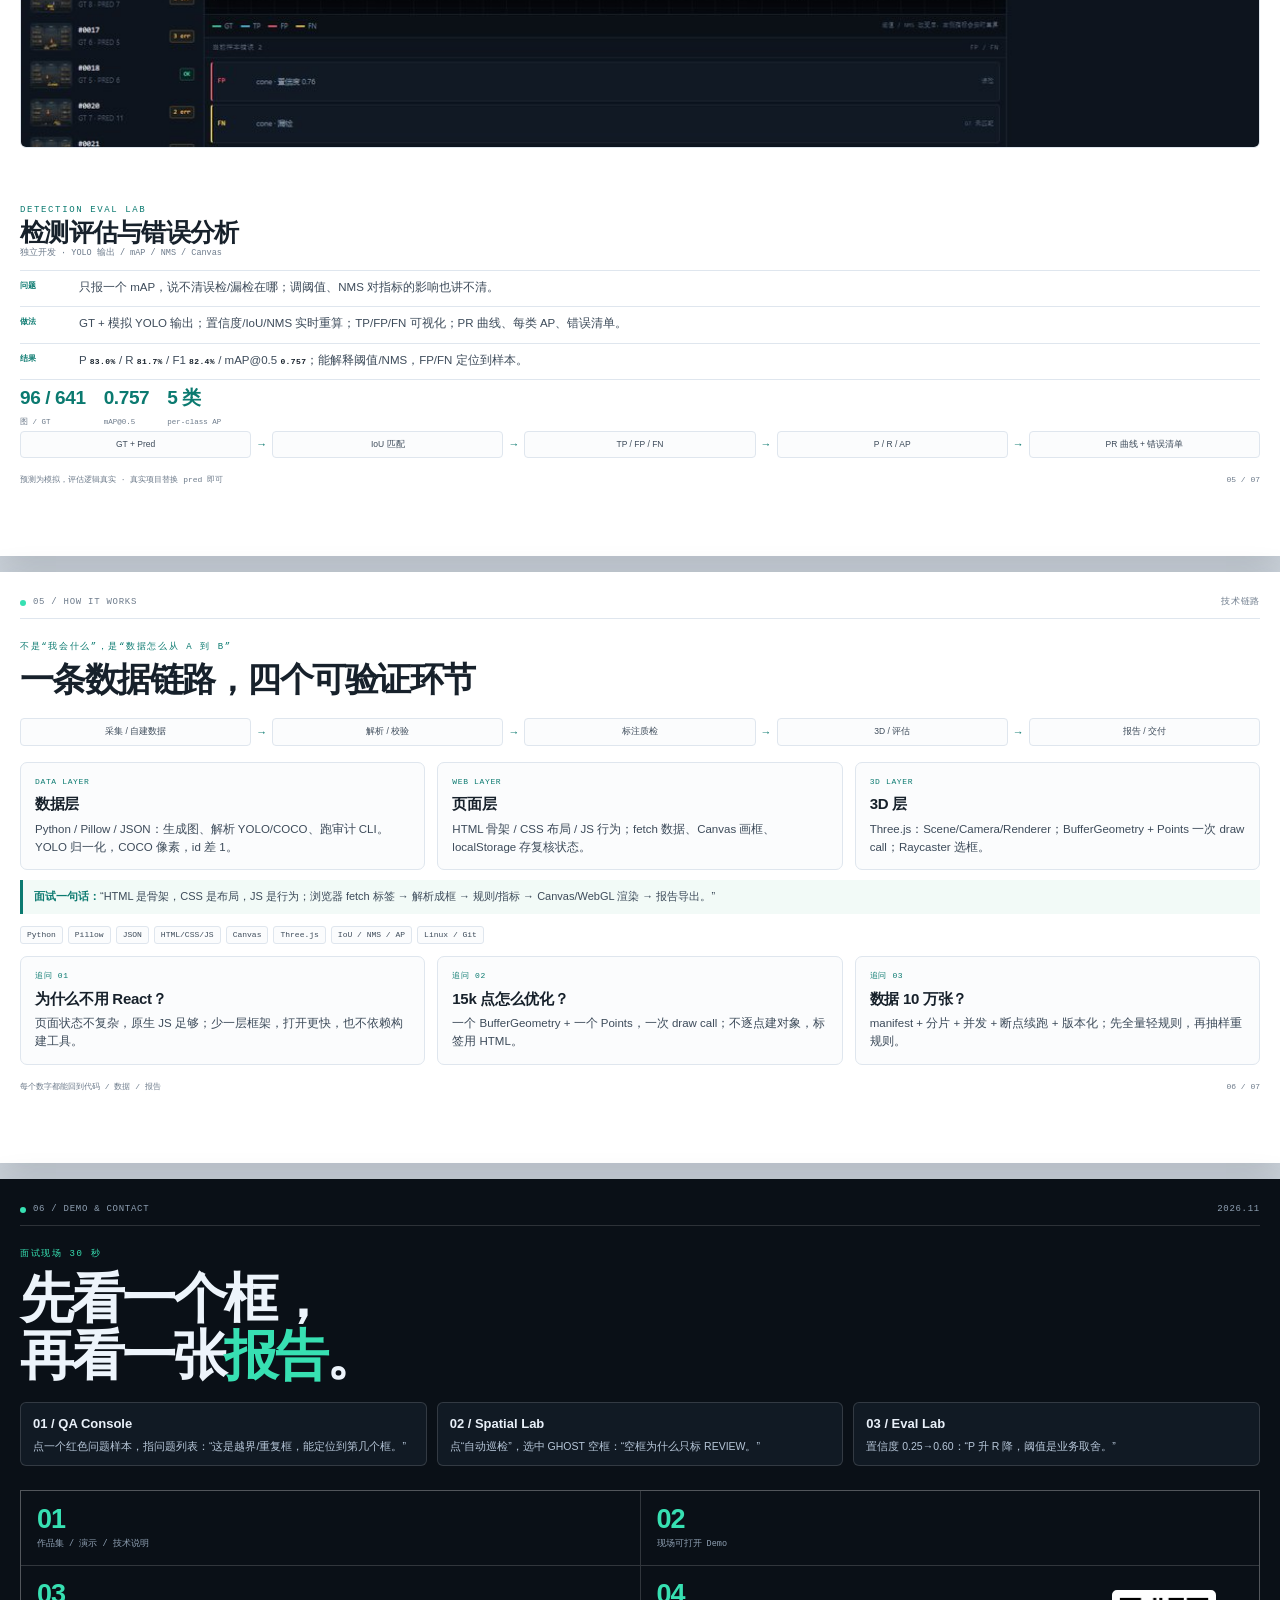
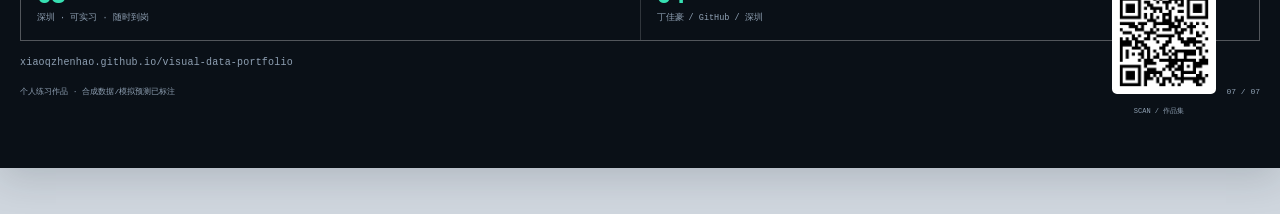
<file: portfolio-slides.html>
﻿<!DOCTYPE html>
<html lang="zh-CN">
<head>
<meta charset="UTF-8">
<meta name="viewport" content="width=device-width, initial-scale=1">
<title>视觉数据工程 · 作品集演示版</title>
<meta name="description" content="7 页 16:9 作品集：三个作品案例、技术链路、30 秒演示。">
<style>
  :root{--ink:#17212b;--ink-2:#3d4b5a;--dim:#6d7b8b;--line:#dfe6ee;--mint:#0b7a70;--mint-2:#37e0b2;--paper:#fff;--mono:ui-monospace,"SFMono-Regular",Consolas,monospace}
  *{box-sizing:border-box;margin:0;padding:0}
  body{background:#cfd6de;color:var(--ink);font:14px/1.55 "Inter",-apple-system,"Segoe UI","PingFang SC","Microsoft YaHei",sans-serif;padding:20px 10px 50px}
  .toolbar{width:min(1280px,calc(100% - 2px));margin:0 auto 12px;padding:8px 11px;display:flex;align-items:center;justify-content:space-between;gap:10px;background:rgba(255,255,255,.95);border:1px solid var(--line);border-radius:7px;position:sticky;top:0;z-index:10}
  .toolbar b{font-size:12px}.toolbar span{font-family:var(--mono);font-size:8px;color:var(--dim)}
  .toolbar button{border:1px solid var(--line);background:#fff;color:var(--ink-2);border-radius:5px;padding:5px 9px;font:inherit;font-size:10px;cursor:pointer}
  .toolbar button.p{background:var(--mint);border-color:var(--mint);color:#fff}
  .slide{width:1280px;height:720px;margin:0 auto 16px;background:var(--paper);box-shadow:0 10px 36px rgba(20,30,40,.16);position:relative;overflow:hidden}
  .slide--dark{background:#0a1017;color:#edf4fb}
  .pad{position:absolute;inset:0;padding:52px 64px 44px;display:flex;flex-direction:column}
  .top{display:flex;align-items:center;justify-content:space-between;gap:12px;font-family:var(--mono);font-size:9px;letter-spacing:.08em;color:var(--dim);border-bottom:1px solid var(--line);padding-bottom:8px}
  .slide--dark .top{border-bottom-color:rgba(255,255,255,.14);color:#8fa0b3}
  .top .l{display:flex;align-items:center;gap:7px}.top .l i{width:6px;height:6px;border-radius:50%;background:var(--mint-2)}
  .kicker{font-family:var(--mono);font-size:9px;letter-spacing:.18em;color:var(--mint);text-transform:uppercase;margin-top:22px}
  .slide--dark .kicker{color:var(--mint-2)}
  h1{font-size:54px;line-height:1.06;letter-spacing:-.055em;font-weight:780;margin-top:8px;max-width:900px}
  h1 em{font-style:normal;color:var(--mint)}
  .slide--dark h1 em{color:var(--mint-2)}
  h2{font-size:34px;line-height:1.12;letter-spacing:-.045em;font-weight:760;margin:5px 0 8px}
  h3{font-size:18px;font-weight:700;letter-spacing:-.02em}
  h4{font-size:12px;font-family:var(--mono);letter-spacing:.06em;color:var(--mint);margin-bottom:4px}
  p{color:var(--ink-2)}
  .slide--dark p{color:#b6c6d8}
  .muted{color:var(--dim)}
  .lead{font-size:15px;line-height:1.7;max-width:730px;margin-top:10px}
  .rule{height:2px;background:var(--ink);margin-top:14px;width:100%}
  .slide--dark .rule{background:#edf4fb}
  .metrics{display:grid;grid-template-columns:repeat(4,1fr);gap:1px;background:rgba(255,255,255,.16);border:1px solid rgba(255,255,255,.16);margin-top:auto}
  .metrics div{background:#0a1017;padding:14px 16px}
  .metrics b{display:block;font-size:27px;line-height:1.1;color:var(--mint-2);letter-spacing:-.035em}
  .metrics span{display:block;font-family:var(--mono);font-size:8.5px;color:#8fa0b3;margin-top:3px}
  .thumbs{display:grid;grid-template-columns:repeat(3,1fr);gap:10px;margin-top:24px}
  .thumbs img{width:100%;height:150px;object-fit:cover;border:1px solid rgba(255,255,255,.18);border-radius:5px;display:block}
  .thumbs span{display:block;font-family:var(--mono);font-size:8px;color:#8fa0b3;margin-top:4px}

  .two{display:grid;grid-template-columns:1.08fr .92fr;gap:34px;margin-top:22px;min-height:0}
  .three{display:grid;grid-template-columns:repeat(3,1fr);gap:12px;margin-top:16px}
  .card{border:1px solid var(--line);border-radius:7px;background:#fbfcfd;padding:13px 14px}
  .card h3{font-size:15px;margin-bottom:4px}
  .card p{font-size:11.5px;line-height:1.6}
  .card .n{font-family:var(--mono);font-size:8px;color:var(--mint);letter-spacing:.08em;display:block;margin-bottom:4px}
  .shot{width:100%;height:420px;object-fit:cover;border:1px solid var(--line);border-radius:6px;display:block}
  .case{display:flex;flex-direction:column;gap:10px}
  .case h3{font-size:25px;line-height:1.15;letter-spacing:-.03em}
  .case .meta{font-family:var(--mono);font-size:8.5px;color:var(--dim)}
  .case .block{display:grid;grid-template-columns:52px 1fr;gap:7px;border-top:1px solid var(--line);padding-top:7px}
  .case .block b{font-family:var(--mono);font-size:8px;color:var(--mint);letter-spacing:.05em;padding-top:2px}
  .case .block p{font-size:11.5px;line-height:1.6}
  .case .block p b{color:var(--ink);font-weight:650}
  .statline{display:flex;gap:18px;border-top:1px solid var(--line);padding-top:8px;margin-top:auto}
  .statline div b{display:block;font-size:19px;color:var(--mint);line-height:1.1;letter-spacing:-.02em}
  .statline div span{font-family:var(--mono);font-size:7.5px;color:var(--dim)}
  .flow{display:flex;gap:5px;align-items:center;margin-top:12px}
  .flow div{flex:1;border:1px solid var(--line);border-radius:4px;background:#fbfcfd;padding:7px 6px;text-align:center;font-size:8.5px;line-height:1.35;color:var(--ink-2)}
  .flow i{font-style:normal;color:var(--mint);font-size:11px}
  .stack{margin-top:12px;display:flex;flex-wrap:wrap;gap:5px}
  .stack span{font-family:var(--mono);font-size:8px;color:var(--ink-2);border:1px solid var(--line);background:#fbfcfd;border-radius:3px;padding:2px 6px}
  .callout{margin-top:10px;border-left:3px solid var(--mint);background:#f2faf7;padding:8px 11px;font-size:11px;line-height:1.6;color:var(--ink-2)}
  .callout b{color:var(--mint)}
  .demo{display:grid;grid-template-columns:repeat(3,1fr);gap:10px;margin-top:18px}
  .demo div{border:1px solid rgba(255,255,255,.14);border-radius:6px;background:#111a24;padding:11px 12px}
  .slide--dark .demo b{color:#e9f0f9}
  .slide--dark .demo p{color:#b6c6d8}
  .demo b{display:block;font-size:13px;margin-bottom:3px}
  .demo p{font-size:10.5px;line-height:1.55}
  .footer{position:absolute;left:64px;right:64px;bottom:18px;display:flex;justify-content:space-between;font-family:var(--mono);font-size:8px;color:var(--dim)}
  .slide--dark .footer{color:#8fa0b3}
  @media print{@page{size:1280px 720px;margin:0}body{background:#fff;padding:0}.toolbar{display:none!important}.slide{margin:0;box-shadow:none;page-break-after:always}.slide:last-child{page-break-after:auto}*{-webkit-print-color-adjust:exact;print-color-adjust:exact}}
  @media screen and (max-width:1320px){body{padding:8px 0 30px}.toolbar{width:100%;border-radius:0;margin-bottom:8px}.slide{width:100%;height:auto;min-height:0;padding-bottom:30px}.pad{position:static;padding:24px 20px 40px}.two{grid-template-columns:1fr}.shot{height:auto}.metrics{grid-template-columns:1fr 1fr}.thumbs{grid-template-columns:1fr 1fr}.footer{position:static;margin-top:16px}}
</style>
</head>
<body>
<div class="toolbar">
  <div><b>作品集 · 演示版</b> <span>7 SLIDES · 16:9</span></div>
  <div style="display:flex;gap:6px">
    <a href="index.html" style="border:1px solid #dfe6ee;border-radius:5px;padding:5px 9px;font-size:10px;color:#3d4b5a;text-decoration:none">主页</a>
    <button class="p" onclick="window.print()">打印 / 存 PDF</button>
  </div>
</div>

<!-- 1 COVER -->
<section class="slide slide--dark">
  <div class="pad">
    <div class="top"><div class="l"><i></i>PORTFOLIO / 2026</div><div>丁佳豪 · 2026</div></div>
    <div class="kicker">DATA ENGINEER / 3D VISION</div>
    <h1>把空间感，<br>变成<em>视觉数据的质量</em>。</h1>
    <p class="lead">丁佳豪 · 虚拟现实技术应用专科应届。三个可交互作品：2D 标注质检、3D 点云检查、检测评估；外加一个数据审计 CLI。每个数字都能在本地复现。</p>
    <div class="thumbs">
      <div><img src="assets/media/qa-cover.jpg" alt="QA Console"><span>01 / ANNOTATION QA</span></div>
      <div><img src="assets/media/spatial-cover.jpg" alt="Spatial Lab"><span>02 / 3D SPATIAL</span></div>
      <div><img src="assets/media/eval-cover.jpg" alt="Eval Lab"><span>03 / DETECTION EVAL</span></div>
    </div>
    <div class="metrics">
      <div><b>120 / 789</b><span>视觉数据 / 标注框</span></div>
      <div><b>24 / 24</b><span>预置缺陷命中</span></div>
      <div><b>15,318 / 9</b><span>点云 / 3D 框</span></div>
      <div><b>0.757</b><span>mAP@0.5 / 96 图</span></div>
    </div>
    <div class="footer"><span>个人练习作品 · 合成数据/模拟预测已标注</span><span>01 / 07</span></div>
  </div>
</section>

<!-- 2 POSITIONING -->
<section class="slide">
  <div class="pad">
    <div class="top"><div class="l"><i></i>01 / POSITIONING</div><div>为什么是数据工程师</div></div>
    <div class="kicker">我不跟本科拼算法，我跟他们拼“数据能不能落地”。</div>
    <h2>我关注实时三维视觉感知；<br>我做的是让 2D/3D 数据可采集、可标注、可质检。</h2>
    <div class="three">
      <div class="card"><span class="n">01 / DATA</span><h3>数据工程</h3><p>120 张 / 5 类 / 789 框；采集、清洗、标注质检、报告、COCO 导出跑通一条链路。</p></div>
      <div class="card"><span class="n">02 / 3D</span><h3>3D 空间</h3><p>15,318 点 / 9 个 3D 框；框内点数、体积、密度、空框/稀疏/尺寸异常检查。</p></div>
      <div class="card"><span class="n">03 / EVAL</span><h3>检测评估</h3><p>96 图 / 641 GT；置信度、IoU、NMS 实时重算，FP/FN 定位到样本。</p></div>
    </div>
    <div class="callout"><b>能力覆盖：</b>采集/标注/质检、Linux/Python、AI 流程理解，分别由四个作品覆盖；3D 空间是差异化。C++/PyTorch 有基础。</div>
    <div class="stack"><span>Python</span><span>Linux</span><span>COCO / YOLO</span><span>标注质检</span><span>3D 点云</span><span>mAP / IoU / NMS</span><span>Three.js</span><span>Git</span></div>
    <div class="three" style="margin-top:12px">
      <div class="card"><span class="n">能力 01</span><h3>采集 / 标注 / 管理</h3><p>120 张 / 5 类 / 789 框；YOLO/COCO 双格式；采集→清洗→标注→质检→导出。</p></div>
      <div class="card"><span class="n">能力 02</span><h3>系统测试</h3><p>8 条规则 + 24 个预置缺陷 24/24 命中；退回单能落到样本/框/规则。</p></div>
      <div class="card"><span class="n">能力 03</span><h3>3D 空间</h3><p>15,318 点 / 9 个 3D 框；空框/稀疏/尺寸异常检查，AABB 先验证。</p></div>
    </div>
    <div class="footer"><span>个人练习作品 · 数据为自建样例</span><span>02 / 07</span></div>
  </div>
</section>

<!-- 3 QA -->
<section class="slide">
  <div class="pad">
    <div class="top"><div class="l"><i></i>02 / PROJECT · DATA QA</div><div>2026.10 — 至今</div></div>
    <div class="two">
      <img class="shot" src="assets/media/qa-cover.jpg" alt="视觉数据质检工作台">
      <div class="case">
        <div><div class="kicker">ANNOTATION QA CONSOLE</div><h3>视觉数据质检工作台</h3><div class="meta">独立开发 · Python / YOLO / COCO / Canvas / Linux</div></div>
        <div class="block"><b>问题</b><p>标注数据里空标签、越界框、零面积、重复框、类别越界混在一起，只靠人眼看既慢又说不清“哪张图、哪个框”。</p></div>
        <div class="block"><b>做法</b><p>自建 120 张 / 5 类 / 789 框数据；8 条规则；Canvas 逐样本逐框定位；通过/打回/备注/退回单；Python CLI 并发批处理。</p></div>
        <div class="block"><b>结果</b><p>预置 24 个缺陷 <b>24/24 命中</b>，本批 0 误报；120 张批处理 <b>0.33s</b>；JSON/CSV/HTML 报告可直接交付。</p></div>
        <div class="statline"><div><b>120 / 789</b><span>数据 / 框</span></div><div><b>24 / 24</b><span>缺陷命中</span></div><div><b>0.33s</b><span>批处理</span></div></div>
      </div>
    </div>
    <div class="flow" style="margin-top:auto"><div>120 图 + YOLO</div><i>→</i><div>解析 / 校验</div><i>→</i><div>8 条规则</div><i>→</i><div>逐框复核</div><i>→</i><div>JSON / CSV / HTML</div></div>
    <div class="footer"><span>问题 → 做法 → 结果 · 数据为自建样例</span><span>03 / 07</span></div>
  </div>
</section>

<!-- 4 SPATIAL -->
<section class="slide">
  <div class="pad">
    <div class="top"><div class="l"><i></i>03 / PROJECT · 3D SPATIAL</div><div>2026.10 — 至今</div></div>
    <div class="two">
      <img class="shot" src="assets/media/spatial-cover.jpg" alt="3D 空间感知标注检查器">
      <div class="case">
        <div><div class="kicker">SPATIAL ANNOTATION INSPECTOR</div><h3>3D 空间感知标注检查器</h3><div class="meta">独立开发 · Three.js / 点云 / 3D BBox</div></div>
        <div class="block"><b>问题</b><p>2D 框只能看“画面里有没有”，3D 框还要看“空间里对不对”。空框、稀疏框、尺寸异常很难靠肉眼发现。</p></div>
        <div class="block"><b>做法</b><p>程序化生成 15,318 点仓库点云 + 9 个 3D 框；计算框内点数/体积/密度/长宽比；点击框/标签/列表联动；自动巡检。</p></div>
        <div class="block"><b>结果</b><p>检出 1 个 GHOST 空框；框内点数/密度一键可查；JSON 质检报告可直接复核。</p></div>
        <div class="statline"><div><b>15,318</b><span>点云</span></div><div><b>9</b><span>3D 框</span></div><div><b>1</b><span>空框</span></div></div>
      </div>
    </div>
    <div class="flow" style="margin-top:auto"><div>15,318 点云</div><i>→</i><div>9 个 3D 框</div><i>→</i><div>点数 / 密度 / 尺寸</div><i>→</i><div>空框 / 稀疏 / 异常</div><i>→</i><div>JSON 报告</div></div>
    <div class="footer"><span>空间感 → 可检查指标 · AABB 先验证，真实用 OBB</span><span>04 / 07</span></div>
  </div>
</section>

<!-- 5 EVAL -->
<section class="slide">
  <div class="pad">
    <div class="top"><div class="l"><i></i>04 / PROJECT · DETECTION EVAL</div><div>2026.11 — 至今</div></div>
    <div class="two">
      <img class="shot" src="assets/media/eval-cover.jpg" alt="检测评估与错误分析">
      <div class="case">
        <div><div class="kicker">DETECTION EVAL LAB</div><h3>检测评估与错误分析</h3><div class="meta">独立开发 · YOLO 输出 / mAP / NMS / Canvas</div></div>
        <div class="block"><b>问题</b><p>只报一个 mAP，说不清误检/漏检在哪；调阈值、NMS 对指标的影响也讲不清。</p></div>
        <div class="block"><b>做法</b><p>GT + 模拟 YOLO 输出；置信度/IoU/NMS 实时重算；TP/FP/FN 可视化；PR 曲线、每类 AP、错误清单。</p></div>
        <div class="block"><b>结果</b><p>P <b>83.0%</b> / R <b>81.7%</b> / F1 <b>82.4%</b> / mAP@0.5 <b>0.757</b>；能解释阈值/NMS，FP/FN 定位到样本。</p></div>
        <div class="statline"><div><b>96 / 641</b><span>图 / GT</span></div><div><b>0.757</b><span>mAP@0.5</span></div><div><b>5 类</b><span>per-class AP</span></div></div>
      </div>
    </div>
    <div class="flow" style="margin-top:auto"><div>GT + Pred</div><i>→</i><div>IoU 匹配</div><i>→</i><div>TP / FP / FN</div><i>→</i><div>P / R / AP</div><i>→</i><div>PR 曲线 + 错误清单</div></div>
    <div class="footer"><span>预测为模拟，评估逻辑真实 · 真实项目替换 pred 即可</span><span>05 / 07</span></div>
  </div>
</section>

<!-- 6 HOW IT WORKS -->
<section class="slide">
  <div class="pad">
    <div class="top"><div class="l"><i></i>05 / HOW IT WORKS</div><div>技术链路</div></div>
    <div class="kicker">不是“我会什么”，是“数据怎么从 A 到 B”</div>
    <h2>一条数据链路，四个可验证环节</h2>
    <div class="flow"><div>采集 / 自建数据</div><i>→</i><div>解析 / 校验</div><i>→</i><div>标注质检</div><i>→</i><div>3D / 评估</div><i>→</i><div>报告 / 交付</div></div>
    <div class="three">
      <div class="card"><span class="n">DATA LAYER</span><h3>数据层</h3><p>Python / Pillow / JSON：生成图、解析 YOLO/COCO、跑审计 CLI。YOLO 归一化，COCO 像素，id 差 1。</p></div>
      <div class="card"><span class="n">WEB LAYER</span><h3>页面层</h3><p>HTML 骨架 / CSS 布局 / JS 行为；fetch 数据、Canvas 画框、localStorage 存复核状态。</p></div>
      <div class="card"><span class="n">3D LAYER</span><h3>3D 层</h3><p>Three.js：Scene/Camera/Renderer；BufferGeometry + Points 一次 draw call；Raycaster 选框。</p></div>
    </div>
    <div class="callout"><b>面试一句话：</b>“HTML 是骨架，CSS 是布局，JS 是行为；浏览器 fetch 标签 → 解析成框 → 规则/指标 → Canvas/WebGL 渲染 → 报告导出。”</div>
    <div class="stack"><span>Python</span><span>Pillow</span><span>JSON</span><span>HTML/CSS/JS</span><span>Canvas</span><span>Three.js</span><span>IoU / NMS / AP</span><span>Linux / Git</span></div>
    <div class="three" style="margin-top:12px">
      <div class="card"><span class="n">追问 01</span><h3>为什么不用 React？</h3><p>页面状态不复杂，原生 JS 足够；少一层框架，打开更快，也不依赖构建工具。</p></div>
      <div class="card"><span class="n">追问 02</span><h3>15k 点怎么优化？</h3><p>一个 BufferGeometry + 一个 Points，一次 draw call；不逐点建对象，标签用 HTML。</p></div>
      <div class="card"><span class="n">追问 03</span><h3>数据 10 万张？</h3><p>manifest + 分片 + 并发 + 断点续跑 + 版本化；先全量轻规则，再抽样重规则。</p></div>
    </div>
    <div class="footer"><span>每个数字都能回到代码 / 数据 / 报告</span><span>06 / 07</span></div>
  </div>
</section>

<!-- 7 DEMO -->
<section class="slide slide--dark">
  <div class="pad">
    <div class="top"><div class="l"><i></i>06 / DEMO & CONTACT</div><div>2026.11</div></div>
    <div class="kicker">面试现场 30 秒</div>
    <h1>先看一个框，<br>再看一张<em>报告</em>。</h1>
    <div class="demo">
      <div><b>01 / QA Console</b><p>点一个红色问题样本，指问题列表：“这是越界/重复框，能定位到第几个框。”</p></div>
      <div><b>02 / Spatial Lab</b><p>点“自动巡检”，选中 GHOST 空框：“空框为什么只标 REVIEW。”</p></div>
      <div><b>03 / Eval Lab</b><p>置信度 0.25→0.60：“P 升 R 降，阈值是业务取舍。”</p></div>
    </div>
    <div class="metrics" style="margin-top:24px">
      <div><b>01</b><span>作品集 / 演示 / 技术说明</span></div>
      <div><b>02</b><span>现场可打开 Demo</span></div>
      <div><b>03</b><span>深圳 · 可实习 · 随时到岗</span></div>
      <div><b>04</b><span>丁佳豪 / GitHub / 深圳</span></div>
    </div>
    <img src="assets/media/qr-public.png" alt="扫码看作品集" style="position:absolute;right:64px;bottom:74px;width:104px;height:104px;border:5px solid #fff;border-radius:5px;z-index:5">
    <div style="position:absolute;right:64px;bottom:52px;width:114px;text-align:center;font-family:var(--mono);font-size:7px;color:#8fa0b3;z-index:5">SCAN / 作品集</div>
    <div style="margin-top:14px;font-family:var(--mono);font-size:10px;color:#8fa0b3;letter-spacing:.02em">xiaoqzhenhao.github.io/visual-data-portfolio</div>
    <div class="footer"><span>个人练习作品 · 合成数据/模拟预测已标注</span><span>07 / 07</span></div>
  </div>
</section>
</body>
</html>
</file>
<file: assets/css/site.css>
﻿:root {
  --bg: #06090e;
  --bg-2: #0a0f17;
  --panel: rgba(13,20,30,.74);
  --panel-solid: #0d141e;
  --line: rgba(137,160,187,.17);
  --line-2: rgba(137,160,187,.09);
  --ink: #edf3fb;
  --ink-2: #b8c6d8;
  --dim: #7e8fa4;
  --faint: #526175;
  --mint: #37e0b2;
  --blue: #5b8cff;
  --amber: #ffc857;
  --red: #ff5d6c;
  --lime: #9bdc5a;
  --mono: ui-monospace, "SFMono-Regular", Consolas, "Cascadia Mono", monospace;
  --max: 1200px;
}
* { box-sizing: border-box; margin: 0; padding: 0; }
html { scroll-behavior: smooth; }
body {
  background:
    radial-gradient(1200px 700px at 12% -10%, rgba(55,224,178,.075), transparent 62%),
    radial-gradient(1000px 600px at 100% 4%, rgba(91,140,255,.08), transparent 58%),
    var(--bg);
  color: var(--ink);
  font: 15px/1.65 "Inter", -apple-system, "Segoe UI", "PingFang SC", "Microsoft YaHei", sans-serif;
  -webkit-font-smoothing: antialiased;
  overflow-x: hidden;
}
::selection { background: rgba(55,224,178,.25); }
a { color: inherit; text-decoration: none; }
button { font: inherit; color: inherit; }
.mono { font-family: var(--mono); }
.wrap { width: min(var(--max), calc(100% - 48px)); margin: 0 auto; }
.eyebrow { font-family: var(--mono); font-size: 9px; letter-spacing: .2em; color: var(--mint); text-transform: uppercase; }
.muted { color: var(--dim); }

/* 细网格背景 */
body::before {
  content: "";
  position: fixed; inset: 0; pointer-events: none; z-index: 0;
  background-image:
    linear-gradient(rgba(137,160,187,.035) 1px, transparent 1px),
    linear-gradient(90deg, rgba(137,160,187,.035) 1px, transparent 1px);
  background-size: 64px 64px;
  mask-image: linear-gradient(to bottom, #000 0%, rgba(0,0,0,.55) 45%, transparent 92%);
}
main, header, footer { position: relative; z-index: 1; }

/* ---------- 导航 ---------- */
.nav {
  position: fixed; top: 0; left: 0; right: 0; height: 64px; z-index: 100;
  border-bottom: 1px solid transparent; transition: .25s;
}
.nav.scrolled { background: rgba(6,9,14,.82); backdrop-filter: blur(16px); border-bottom-color: var(--line); }
.nav__in {
  width: min(var(--max), calc(100% - 48px)); height: 100%; margin: 0 auto;
  display: flex; align-items: center; justify-content: space-between; gap: 18px;
}
.brand { display: flex; align-items: center; gap: 10px; }
.brand__mark {
  width: 30px; height: 30px; border-radius: 8px; display: grid; place-items: center;
  background: rgba(55,224,178,.09); border: 1px solid rgba(55,224,178,.28);
}
.brand__mark svg { width: 17px; height: 17px; color: var(--mint); }
.brand b { font-size: 12.5px; letter-spacing: .1em; }
.brand span {
  font-family: var(--mono); font-size: 8px; letter-spacing: .09em; color: var(--dim);
  border: 1px solid var(--line); padding: 2px 6px; border-radius: 4px; white-space: nowrap;
}
.nav__links { display: flex; align-items: center; gap: 2px; }
.nav__links a { font-size: 12px; color: var(--dim); padding: 6px 10px; border-radius: 6px; transition: .18s; }
.nav__links a:hover { color: var(--ink); background: rgba(255,255,255,.04); }
.nav__cta { display: flex; align-items: center; gap: 8px; }
.btn {
  display: inline-flex; align-items: center; justify-content: center; gap: 7px;
  border: 1px solid var(--line); background: rgba(255,255,255,.025); color: var(--ink-2);
  border-radius: 8px; padding: 8px 13px; font-size: 12.5px; font-weight: 520; cursor: pointer;
  transition: .18s; white-space: nowrap;
}
.btn:hover { border-color: rgba(55,224,178,.45); color: var(--ink); transform: translateY(-1px); }
.btn--primary { background: var(--mint); border-color: var(--mint); color: #04120e; font-weight: 650; }
.btn--primary:hover { background: #54f0c5; border-color: #54f0c5; color: #04120e; }
.btn--ghost { background: transparent; }
.btn svg { width: 14px; height: 14px; }

/* ---------- Hero ---------- */
.hero { padding: 132px 0 42px; position: relative; }
.hero__grid { display: grid; grid-template-columns: 1.08fr .92fr; gap: 54px; align-items: center; }
.hero__badge {
  display: inline-flex; align-items: center; gap: 8px; padding: 5px 9px;
  border: 1px solid rgba(55,224,178,.24); background: rgba(55,224,178,.055);
  border-radius: 5px; font-family: var(--mono); font-size: 9px; letter-spacing: .1em; color: var(--mint);
  margin-bottom: 22px;
}
.hero__badge i { width: 5px; height: 5px; border-radius: 50%; background: var(--mint); box-shadow: 0 0 9px var(--mint); }
.hero h1 {
  font-size: clamp(46px, 5.2vw, 72px); line-height: 1.06; letter-spacing: -.055em;
  font-weight: 720; max-width: 720px;
}
.hero h1 em {
  font-style: normal; color: var(--mint); position: relative; white-space: nowrap;
}
.hero h1 em::after {
  content: ""; position: absolute; left: 0; right: 0; bottom: .06em; height: .09em;
  background: linear-gradient(90deg, rgba(55,224,178,.65), rgba(55,224,178,0));
  border-radius: 2px;
}
.hero__sub { margin-top: 24px; max-width: 560px; font-size: 15px; line-height: 1.8; color: var(--ink-2); }
.hero__sub b { color: var(--ink); font-weight: 600; }
.hero__chips { display: flex; flex-wrap: wrap; gap: 6px; margin-top: 18px; }
.chip {
  font-family: var(--mono); font-size: 9.5px; color: var(--dim);
  border: 1px solid var(--line); background: rgba(255,255,255,.02);
  border-radius: 4px; padding: 3px 7px;
}
.chip.hot { color: var(--mint); border-color: rgba(55,224,178,.28); background: rgba(55,224,178,.055); }
.hero__actions { display: flex; flex-wrap: wrap; gap: 9px; margin-top: 28px; }
.hero__note { margin-top: 13px; font-family: var(--mono); font-size: 9px; letter-spacing: .04em; color: var(--faint); }

/* 右侧匹配卡 */
.match {
  border: 1px solid var(--line); border-radius: 14px; background: var(--panel);
  backdrop-filter: blur(16px); overflow: hidden; box-shadow: 0 28px 80px rgba(0,0,0,.38);
  transform: translateY(4px);
}
.match__head {
  display: flex; align-items: center; justify-content: space-between; gap: 10px;
  padding: 12px 15px; border-bottom: 1px solid var(--line-2);
  font-family: var(--mono); font-size: 8px; letter-spacing: .12em; color: var(--faint);
}
.match__head b { color: var(--ink-2); font-weight: 500; }
.match__body { padding: 12px 15px 14px; }
.match__row {
  display: grid; grid-template-columns: 1fr auto; gap: 10px; align-items: center;
  padding: 7px 0; border-bottom: 1px dashed var(--line-2); font-size: 11px; color: var(--ink-2);
}
.match__row:last-child { border-bottom: 0; }
.match__row span { display: flex; align-items: center; gap: 7px; }
.match__row i { width: 5px; height: 5px; border-radius: 50%; flex: 0 0 5px; }
.match__row i.ok { background: var(--mint); box-shadow: 0 0 7px rgba(55,224,178,.5); }
.match__row i.mid { background: var(--amber); }
.match__row i.no { background: var(--faint); }
.match__tag { font-family: var(--mono); font-size: 8px; color: var(--faint); border: 1px solid var(--line); border-radius: 3px; padding: 1px 5px; }
.match__tag.ok { color: var(--mint); border-color: rgba(55,224,178,.26); background: rgba(55,224,178,.05); }
.match__tag.mid { color: var(--amber); border-color: rgba(255,200,87,.22); background: rgba(255,200,87,.05); }
.match__foot {
  padding: 10px 15px; border-top: 1px solid var(--line-2); background: rgba(5,9,14,.4);
  font-size: 10px; color: var(--dim); line-height: 1.6;
}
.match__foot b { color: var(--ink-2); font-weight: 550; }
.match__preview {
  position: relative; margin: 0 15px 15px; border: 1px solid var(--line); border-radius: 8px;
  overflow: hidden; aspect-ratio: 16/9; background: #080c12;
}
.match__preview img { width: 100%; height: 100%; object-fit: cover; display: block; opacity: .9; }
.match__preview::after {
  content: ""; position: absolute; inset: 0;
  background: linear-gradient(to top, rgba(6,9,14,.8), transparent 45%);
}
.match__preview span {
  position: absolute; left: 9px; bottom: 8px; z-index: 2;
  font-family: var(--mono); font-size: 8px; letter-spacing: .06em; color: var(--mint);
  border: 1px solid rgba(55,224,178,.26); background: rgba(6,9,14,.72); border-radius: 3px; padding: 2px 6px;
}
.float-tag {
  position: absolute; z-index: 3; right: 9px; top: 9px;
  background: rgba(8,18,15,.9); border: 1px solid rgba(55,224,178,.28); border-radius: 7px;
  padding: 6px 8px; font-family: var(--mono); font-size: 9px; line-height: 1.4; color: var(--mint);
  box-shadow: 0 12px 30px rgba(0,0,0,.35); backdrop-filter: blur(6px);
}
@media (max-width: 900px) { .float-tag { display: none; } }

/* ---------- 指标条 ---------- */
.metrics {
  display: grid; grid-template-columns: repeat(5, 1fr); gap: 1px;
  border: 1px solid var(--line); border-radius: 10px; overflow: hidden;
  background: var(--line); margin-top: 46px;
}
.metric { background: rgba(9,14,21,.8); padding: 14px 16px; }
.metric b { display: block; font-size: 24px; letter-spacing: -.03em; font-weight: 680; line-height: 1.2; }
.metric b.mint { color: var(--mint); }
.metric span { font-family: var(--mono); font-size: 8px; color: var(--faint); letter-spacing: .08em; }
.metric em { display: block; font-style: normal; font-size: 9.5px; color: var(--dim); margin-top: 3px; }

/* ---------- 通用 section ---------- */
.section { padding: 90px 0 0; }
.section__head { display: flex; align-items: flex-end; justify-content: space-between; gap: 28px; margin-bottom: 28px; }
.section__head h2 { font-size: clamp(30px, 3.8vw, 46px); line-height: 1.1; letter-spacing: -.04em; font-weight: 690; }
.section__head h2 em { font-style: normal; color: var(--mint); }
.section__head p { max-width: 460px; font-size: 13px; line-height: 1.75; color: var(--dim); }
.section__head p b { color: var(--ink-2); font-weight: 550; }
.lead-quote {
  font-size: clamp(22px, 2.8vw, 34px); line-height: 1.4; letter-spacing: -.03em;
  max-width: 920px; margin: 0 0 32px; font-weight: 520; color: var(--ink);
}
.lead-quote em { font-style: normal; color: var(--mint); }
.lead-quote span { color: var(--faint); }

/* ---------- JD 表 ---------- */
.jd {
  border: 1px solid var(--line); border-radius: 12px; overflow: hidden; background: rgba(9,14,21,.55);
}
.jd__row {
  display: grid; grid-template-columns: 1.05fr 1.75fr 96px; gap: 20px;
  padding: 15px 18px; border-bottom: 1px solid var(--line-2); align-items: start;
}
.jd__row:last-child { border-bottom: 0; }
.jd__row.head {
  background: rgba(255,255,255,.025); font-family: var(--mono); font-size: 8px; letter-spacing: .12em;
  color: var(--faint); padding-top: 10px; padding-bottom: 10px;
}
.jd__req { font-size: 12.5px; color: var(--ink); font-weight: 550; }
.jd__req span { display: block; font-family: var(--mono); font-size: 8px; color: var(--faint); margin-top: 3px; font-weight: 400; letter-spacing: .04em; }
.jd__ev { font-size: 11.5px; line-height: 1.65; color: var(--dim); }
.jd__ev b { color: var(--ink-2); font-weight: 550; }
.jd__st { text-align: right; }
.st {
  display: inline-flex; align-items: center; gap: 5px; font-family: var(--mono); font-size: 8px;
  padding: 2px 6px; border-radius: 3px; white-space: nowrap;
}
.st.ok { color: var(--mint); background: rgba(55,224,178,.06); border: 1px solid rgba(55,224,178,.22); }
.st.mid { color: var(--amber); background: rgba(255,200,87,.05); border: 1px solid rgba(255,200,87,.2); }
.st.info { color: var(--blue); background: rgba(91,140,255,.06); border: 1px solid rgba(91,140,255,.2); }

/* ---------- 作品卡 ---------- */
.work-grid { display: grid; grid-template-columns: 1fr 1fr; gap: 16px; }
.work-grid--3 { grid-template-columns: repeat(3, minmax(0, 1fr)); }
@media (max-width: 1040px) { .work-grid--3 { grid-template-columns: 1fr 1fr; } }
@media (max-width: 820px) { .work-grid--3 { grid-template-columns: 1fr; } }
.work {
  border: 1px solid var(--line); border-radius: 14px; overflow: hidden;
  background: rgba(9,14,21,.62); transition: .22s; display: flex; flex-direction: column;
}
.work:hover { border-color: rgba(55,224,178,.3); transform: translateY(-3px); box-shadow: 0 24px 60px rgba(0,0,0,.32); }
.work__img { aspect-ratio: 16/9; overflow: hidden; background: #070b10; border-bottom: 1px solid var(--line-2); position: relative; }
.work__img img { width: 100%; height: 100%; object-fit: cover; display: block; transition: .5s; opacity: .9; }
.work:hover .work__img img { transform: scale(1.02); opacity: 1; }
.work__num {
  position: absolute; left: 10px; top: 10px; font-family: var(--mono); font-size: 8px;
  color: var(--ink); background: rgba(6,9,14,.72); border: 1px solid var(--line);
  padding: 2px 6px; border-radius: 3px; backdrop-filter: blur(6px);
}
.work__body { padding: 16px 17px 15px; display: flex; flex-direction: column; flex: 1; }
.work__kicker { font-family: var(--mono); font-size: 8px; letter-spacing: .14em; color: var(--mint); }
.work h3 { font-size: 21px; letter-spacing: -.025em; font-weight: 650; margin-top: 5px; }
.work p { font-size: 11.5px; line-height: 1.7; color: var(--dim); margin-top: 7px; }
.work__stats { display: flex; flex-wrap: wrap; gap: 6px; margin-top: 13px; }
.work__stats span { font-family: var(--mono); font-size: 8.5px; color: var(--ink-2); border: 1px solid var(--line); border-radius: 3px; padding: 2px 5px; }
.work__stats span b { color: var(--mint); font-weight: 500; }
.work__links { display: flex; flex-wrap: wrap; gap: 12px; margin-top: auto; padding-top: 15px; font-size: 11px; }
.work__links a { color: var(--ink-2); border-bottom: 1px solid var(--line); padding-bottom: 1px; }
.work__links a:hover { color: var(--mint); border-color: var(--mint); }
.work--wide { grid-column: 1 / -1; }
.work__split { display: grid; grid-template-columns: 1.02fr .98fr; gap: 22px; align-items: start; }
@media (max-width: 820px) { .work__split { grid-template-columns: 1fr; } }
.term {
  background: #070b11; border: 1px solid var(--line); border-radius: 9px;
  padding: 13px 15px; font-family: var(--mono); font-size: 10.5px; line-height: 1.85;
  color: #9fb1c6; overflow: auto;
}
.term .c { color: var(--mint); }
.term .d { color: var(--faint); }
.term .w { color: var(--amber); }
.term .e { color: var(--red); }

/* ---------- 路线 ---------- */
.roadmap { display: grid; grid-template-columns: repeat(5, 1fr); gap: 12px; counter-reset: step; }
.step {
  border: 1px solid var(--line); border-radius: 10px; padding: 15px 14px 14px;
  background: rgba(9,14,21,.55); position: relative;
}
.step::before {
  counter-increment: step; content: "0" counter(step);
  font-family: var(--mono); font-size: 9px; color: var(--mint); letter-spacing: .08em;
}
.step h3 { font-size: 13px; font-weight: 600; margin-top: 8px; letter-spacing: -.01em; }
.step p { font-size: 10.5px; line-height: 1.65; color: var(--dim); margin-top: 5px; }
.step .when { font-family: var(--mono); font-size: 8px; color: var(--faint); margin-top: 9px; display: block; }
.note {
  border: 1px solid rgba(255,200,87,.2); background: rgba(255,200,87,.04); border-radius: 10px;
  padding: 13px 15px; font-size: 11.5px; line-height: 1.75; color: #c9b98f; margin-top: 14px;
}
.note b { color: var(--amber); font-weight: 550; }

/* ---------- 面试 ---------- */
.interview-grid { display: grid; grid-template-columns: repeat(3, 1fr); gap: 12px; }
.interview {
  border: 1px solid var(--line); border-radius: 10px; padding: 17px; background: rgba(9,14,21,.55);
}
.interview__n { font-family: var(--mono); font-size: 9px; color: var(--faint); }
.interview h3 { font-size: 17px; font-weight: 620; margin-top: 5px; letter-spacing: -.02em; }
.interview p { font-size: 10.5px; line-height: 1.7; color: var(--dim); margin-top: 6px; }
.interview ul { list-style: none; margin-top: 10px; display: grid; gap: 4px; }
.interview li { font-size: 10px; color: var(--ink-2); padding-left: 11px; position: relative; }
.interview li::before { content: "→"; position: absolute; left: 0; color: var(--mint); font-family: var(--mono); font-size: 8px; top: 2px; }
.interview__link { display: inline-flex; align-items: center; gap: 5px; margin-top: 13px; font-size: 10.5px; color: var(--mint); border-bottom: 1px solid rgba(55,224,178,.25); padding-bottom: 1px; }
.center-cta { display: flex; justify-content: center; margin-top: 24px; }

/* ---------- 结尾 ---------- */
.footer {
  margin-top: 100px; border-top: 1px solid var(--line);
  background: linear-gradient(to bottom, rgba(9,14,21,.3), rgba(6,9,14,.9));
}
.footer__cta { padding: 54px 0 40px; display: flex; align-items: flex-end; justify-content: space-between; gap: 30px; }
.footer__cta h2 { font-size: clamp(30px, 4vw, 50px); line-height: 1.08; letter-spacing: -.045em; max-width: 720px; }
.footer__cta h2 em { font-style: normal; color: var(--mint); }
.footer__cta p { max-width: 480px; font-size: 12px; color: var(--dim); margin-top: 12px; line-height: 1.75; }
.footer__bottom {
  border-top: 1px solid var(--line-2); padding: 16px 0 26px;
  display: flex; align-items: center; justify-content: space-between; gap: 16px;
  font-family: var(--mono); font-size: 8.5px; color: var(--faint); letter-spacing: .03em;
}
.footer__bottom a { color: var(--dim); }
.footer__bottom a:hover { color: var(--mint); }

/* ---------- 动效 ---------- */
.reveal { opacity: 0; transform: translateY(18px); transition: opacity .75s cubic-bezier(.2,.7,.2,1), transform .75s cubic-bezier(.2,.7,.2,1); }
.reveal.in { opacity: 1; transform: none; }
@media (prefers-reduced-motion: reduce) { .reveal { opacity: 1; transform: none; transition: none; } html { scroll-behavior: auto; } }

/* ---------- 响应式 ---------- */
@media (max-width: 1040px) {
  .hero__grid { grid-template-columns: 1fr; gap: 38px; }
  .hero { padding-top: 116px; }
  .match { max-width: 640px; }
  .roadmap { grid-template-columns: repeat(3, 1fr); }
}
@media (max-width: 820px) {
  .nav__links { display: none; }
  .hero h1 { font-size: clamp(42px, 10vw, 62px); }
  .metrics { grid-template-columns: repeat(3, 1fr); }
  .metric:nth-child(4), .metric:nth-child(5) { display: none; }
  .section__head { flex-direction: column; align-items: flex-start; gap: 10px; }
  .jd__row { grid-template-columns: 1fr 84px; gap: 8px 14px; }
  .jd__row.head { display: none; }
  .jd__ev { grid-column: 1 / -1; }
  .jd__st { grid-row: 1; grid-column: 2; }
  .work-grid { grid-template-columns: 1fr; }
  .interview-grid { grid-template-columns: 1fr; }
  .footer__cta { flex-direction: column; align-items: flex-start; }
}
@media (max-width: 620px) {
  .wrap, .nav__in { width: calc(100% - 30px); }
  .brand span { display: none; }
  .nav__cta .btn--ghost { display: none; }
  .hero { padding-top: 96px; }
  .hero__sub { font-size: 13.5px; }
  .metrics { grid-template-columns: repeat(2, 1fr); margin-top: 30px; }
  .metric:nth-child(3) { display: none; }
  .section { padding-top: 62px; }
  .lead-quote { font-size: 21px; }
  .roadmap { grid-template-columns: 1fr 1fr; }
  .footer__bottom { flex-direction: column; align-items: flex-start; }
}
'
@media (max-width: 620px) {
  .hero h1 { font-size: 38px; line-height: 1.1; }
  .hero h1 em { white-space: normal; }
  .hero__sub { font-size: 13px; line-height: 1.7; }
  .hero__actions { gap: 6px; }
  .hero__actions .btn { padding: 8px 11px; font-size: 11px; }
  .match { min-width: 0; max-width: 100%; }
  .match__row { font-size: 10px; gap: 6px; }
  .match__tag { font-size: 8px; }
  .work__stats { font-size: 9px; }
  .metrics { gap: 0; }
}
'
</file>
<file: assets/css/eval.css>
:root {
  --bg: #070a0f;
  --bg-2: #0b1017;
  --panel: #0e141d;
  --panel-2: #111925;
  --line: #1d2836;
  --line-2: #172230;
  --ink: #e8eef7;
  --ink-2: #b6c2d2;
  --dim: #78879a;
  --faint: #4d5c6e;
  --mint: #37e0b2;
  --blue: #5b8cff;
  --amber: #ffc857;
  --red: #ff5d6c;
  --violet: #b28dff;
  --lime: #9bdc5a;
  --mono: ui-monospace, "SFMono-Regular", Consolas, "Cascadia Mono", monospace;
}
* { box-sizing: border-box; margin: 0; padding: 0; }
html, body { height: 100%; }
body {
  background:
    radial-gradient(1100px 600px at 12% -10%, rgba(55,224,178,.06), transparent 60%),
    radial-gradient(900px 500px at 100% 0%, rgba(91,140,255,.07), transparent 55%),
    var(--bg);
  color: var(--ink);
  font: 13px/1.55 "Inter", -apple-system, "Segoe UI", "PingFang SC", "Microsoft YaHei", sans-serif;
  -webkit-font-smoothing: antialiased;
  overflow: hidden;
}
a { color: inherit; text-decoration: none; }
button, input { font: inherit; color: inherit; }
::selection { background: rgba(55,224,178,.25); }

/* 顶栏 */
.appbar {
  height: 54px; display: flex; align-items: center; justify-content: space-between; gap: 18px;
  padding: 0 18px; border-bottom: 1px solid var(--line);
  background: rgba(7,10,15,.92); backdrop-filter: blur(12px); position: relative; z-index: 40;
}
.brand { display: flex; align-items: center; gap: 10px; min-width: 0; }
.brand__mark {
  width: 27px; height: 27px; border-radius: 7px; display: grid; place-items: center;
  background: linear-gradient(145deg, rgba(55,224,178,.18), rgba(91,140,255,.1));
  border: 1px solid rgba(55,224,178,.28);
}
.brand__mark svg { width: 16px; height: 16px; color: var(--mint); }
.brand b { font-size: 12.5px; letter-spacing: .09em; white-space: nowrap; }
.brand span {
  font-family: var(--mono); font-size: 9px; letter-spacing: .08em; color: var(--dim);
  padding: 2px 6px; border: 1px solid var(--line); border-radius: 4px; white-space: nowrap;
}
.topnav { display: flex; gap: 2px; }
.topnav a { font-size: 11px; color: var(--dim); padding: 5px 9px; border-radius: 5px; }
.topnav a:hover { color: var(--ink); background: rgba(255,255,255,.04); }
.topnav a.on { color: var(--mint); background: rgba(55,224,178,.07); }
.top-right { display: flex; align-items: center; gap: 8px; }
.pill {
  font-family: var(--mono); font-size: 8.5px; letter-spacing: .05em; color: var(--mint);
  border: 1px solid rgba(55,224,178,.25); background: rgba(55,224,178,.05);
  padding: 3px 7px; border-radius: 4px; white-space: nowrap;
}
.ghost {
  border: 1px solid var(--line); background: transparent; color: var(--ink-2);
  padding: 5px 9px; border-radius: 6px; font-size: 11px; cursor: pointer; white-space: nowrap;
}
.ghost:hover { border-color: var(--mint); color: var(--mint); }

/* 指标条 */
.stats {
  display: grid; grid-template-columns: repeat(4, 1fr); gap: 1px;
  background: var(--line); border-bottom: 1px solid var(--line); height: 64px;
}
.stat { background: var(--bg-2); padding: 9px 16px; position: relative; }
.stat__k { font-family: var(--mono); font-size: 8px; letter-spacing: .12em; color: var(--faint); text-transform: uppercase; }
.stat__v { font-size: 23px; font-weight: 680; letter-spacing: -.03em; line-height: 1.2; margin-top: 1px; }
.stat__v.mint { color: var(--mint); }
.stat__v.blue { color: var(--blue); }
.stat__v.amber { color: var(--amber); }
.stat__v small { font-size: 10px; color: var(--dim); font-weight: 400; margin-left: 4px; }
.stat__hint { position: absolute; right: 14px; top: 12px; font-family: var(--mono); font-size: 8px; color: var(--faint); }

/* 布局 */
.workspace {
  height: calc(100vh - 54px - 64px);
  display: grid; grid-template-columns: 236px minmax(0, 1fr) 326px;
  gap: 1px; background: var(--line); min-height: 0;
}
.panel { background: var(--panel); min-width: 0; min-height: 0; display: flex; flex-direction: column; }
.panel__head {
  flex: 0 0 auto; display: flex; align-items: center; justify-content: space-between; gap: 8px;
  padding: 9px 12px; border-bottom: 1px solid var(--line-2);
  font-size: 11px; font-weight: 600; letter-spacing: .05em; color: var(--ink-2);
}
.panel__head .mono { font-size: 8.5px; color: var(--faint); font-weight: 400; }
.filters { display: flex; gap: 4px; padding: 7px 8px; flex-wrap: wrap; border-bottom: 1px solid var(--line-2); }
.filters button {
  border: 1px solid transparent; background: transparent; color: var(--dim);
  font-size: 10px; padding: 2px 6px; border-radius: 4px; cursor: pointer;
}
.filters button.on { color: var(--ink); background: var(--panel-2); border-color: var(--line); }
.sample-list { flex: 1 1 auto; overflow: auto; padding: 6px; scrollbar-width: thin; scrollbar-color: var(--line) transparent; }
.sample {
  display: grid; grid-template-columns: 54px 1fr auto; gap: 8px; align-items: center;
  padding: 5px; border-radius: 7px; border: 1px solid transparent; cursor: pointer; margin-bottom: 2px;
}
.sample:hover { background: var(--panel-2); }
.sample.on { background: rgba(91,140,255,.09); border-color: rgba(91,140,255,.3); }
.sample__thumb { width: 54px; height: 35px; border-radius: 4px; overflow: hidden; border: 1px solid var(--line); background: #05080c; }
.sample__thumb img { width: 100%; height: 100%; object-fit: cover; display: block; opacity: .85; }
.sample__id { font-family: var(--mono); font-size: 10px; }
.sample__sub { font-size: 9px; color: var(--faint); margin-top: 1px; }
.sample__badge { font-family: var(--mono); font-size: 8px; color: var(--amber); border: 1px solid rgba(255,200,87,.22); background: rgba(255,200,87,.06); border-radius: 3px; padding: 1px 4px; }
.sample__badge.ok { color: var(--mint); border-color: rgba(55,224,178,.22); background: rgba(55,224,178,.05); }

/* 中间 */
.stage-panel { background: var(--bg-2); }
.stage-head {
  flex: 0 0 auto; min-height: 42px; display: flex; align-items: center; justify-content: space-between; gap: 8px;
  padding: 6px 10px; border-bottom: 1px solid var(--line-2);
}
.stage-title { display: flex; align-items: baseline; gap: 8px; min-width: 0; }
.stage-title b { font-family: var(--mono); font-size: 11.5px; }
.stage-title span { font-size: 10px; color: var(--dim); white-space: nowrap; overflow: hidden; text-overflow: ellipsis; }
.stage-tools { display: flex; gap: 4px; }
.tool {
  border: 1px solid var(--line); background: transparent; color: var(--dim);
  height: 25px; padding: 0 7px; border-radius: 5px; cursor: pointer; font-family: var(--mono); font-size: 9px;
}
.tool:hover { color: var(--ink); border-color: var(--faint); }
.tool.on { color: var(--mint); border-color: rgba(55,224,178,.3); background: rgba(55,224,178,.06); }
.stage-wrap { flex: 1 1 auto; min-height: 0; position: relative; }
.stage {
  position: absolute; inset: 0; overflow: hidden; display: grid; place-items: center;
  background:
    linear-gradient(rgba(29,40,54,.32) 1px, transparent 1px) 0 0 / 30px 30px,
    linear-gradient(90deg, rgba(29,40,54,.32) 1px, transparent 1px) 0 0 / 30px 30px,
    #06090d;
}
#canvas { position: absolute; inset: 0; width: 100%; height: 100%; display: block; cursor: crosshair; }
.stage-hud { position: absolute; left: 10px; top: 9px; display: flex; gap: 6px; pointer-events: none; }
.hud-chip {
  font-family: var(--mono); font-size: 8.5px; color: var(--ink-2);
  background: rgba(6,9,13,.76); border: 1px solid var(--line); border-radius: 3px; padding: 2px 6px;
  backdrop-filter: blur(6px);
}
.hud-chip.amber { color: var(--amber); border-color: rgba(255,200,87,.24); }
.stage-empty { position: absolute; inset: 0; display: none; place-items: center; color: var(--faint); font-family: var(--mono); font-size: 10px; }
.stage-empty.show { display: grid; }
.stage-foot {
  flex: 0 0 auto; display: flex; align-items: center; justify-content: space-between; gap: 8px;
  padding: 5px 10px; border-top: 1px solid var(--line-2); min-height: 30px;
}
.legend { display: flex; flex-wrap: wrap; gap: 4px 10px; }
.legend span { display: inline-flex; align-items: center; gap: 4px; font-size: 9px; color: var(--dim); }
.legend i { width: 8px; height: 8px; border-radius: 2px; display: inline-block; }
.legend i.line { height: 2px; width: 12px; border-radius: 1px; }
.keys { font-family: var(--mono); font-size: 8px; color: var(--faint); white-space: nowrap; }

/* 错误条 */
.errors {
  flex: 0 0 142px; border-top: 1px solid var(--line); background: var(--panel); display: flex; flex-direction: column;
}
.errors__head {
  display: flex; align-items: center; justify-content: space-between; gap: 8px;
  padding: 6px 10px; border-bottom: 1px solid var(--line-2);
  font-family: var(--mono); font-size: 8.5px; color: var(--faint); letter-spacing: .06em;
}
.errors__list { flex: 1 1 auto; overflow: auto; padding: 5px 8px; display: grid; gap: 4px; }
.err {
  display: grid; grid-template-columns: 42px 1fr auto; gap: 8px; align-items: center;
  border: 1px solid var(--line); border-left: 2px solid var(--red); border-radius: 4px;
  padding: 4px 7px; cursor: pointer; background: var(--panel-2);
}
.err.fn { border-left-color: var(--amber); }
.err:hover { border-color: var(--faint); }
.err.on { background: rgba(255,93,108,.06); border-color: rgba(255,93,108,.25); }
.err__t { font-family: var(--mono); font-size: 9px; color: var(--red); }
.err.fn .err__t { color: var(--amber); }
.err__d { font-size: 9.5px; color: var(--dim); }
.err__c { font-family: var(--mono); font-size: 8px; color: var(--faint); }

/* 右栏 */
.side { overflow: auto; scrollbar-width: thin; scrollbar-color: var(--line) transparent; }
.control-block { padding: 10px 12px; border-bottom: 1px solid var(--line-2); }
.control-block h4 {
  display: flex; align-items: center; justify-content: space-between; gap: 8px;
  font-size: 10.5px; font-weight: 600; color: var(--ink-2); letter-spacing: .04em; margin-bottom: 7px;
}
.control-block h4 span { font-family: var(--mono); font-size: 8.5px; color: var(--mint); font-weight: 400; }
.slider-row { display: grid; grid-template-columns: 1fr 38px; gap: 8px; align-items: center; margin-bottom: 6px; }
.slider-row label { font-size: 9.5px; color: var(--dim); }
.slider-row input[type=range] { width: 100%; accent-color: var(--mint); height: 3px; }
.slider-row output { font-family: var(--mono); font-size: 9px; color: var(--ink-2); text-align: right; }
.toggle-row { display: flex; align-items: center; justify-content: space-between; gap: 8px; margin-top: 4px; }
.switch { display: inline-flex; align-items: center; gap: 6px; font-size: 9.5px; color: var(--dim); cursor: pointer; }
.switch input { appearance: none; width: 22px; height: 12px; border-radius: 9px; background: #1a2634; border: 1px solid #28384a; position: relative; cursor: pointer; }
.switch input::after { content: ""; position: absolute; top: 1px; left: 1px; width: 8px; height: 8px; border-radius: 50%; background: #5d7086; transition: .2s; }
.switch input:checked { background: rgba(55,224,178,.2); border-color: rgba(55,224,178,.45); }
.switch input:checked::after { left: 11px; background: var(--mint); }

.class-table { width: 100%; border-collapse: collapse; }
.class-table th, .class-table td { text-align: left; padding: 3px 4px; border-bottom: 1px solid var(--line-2); font-size: 9px; }
.class-table th { color: var(--faint); font-family: var(--mono); font-size: 7.5px; font-weight: 400; letter-spacing: .04em; }
.class-table td { color: var(--ink-2); font-family: var(--mono); }
.class-table td:first-child { font-family: inherit; color: var(--dim); }
.class-table tr:last-child td { border-bottom: 0; }

.pr-wrap { padding: 10px 12px; border-bottom: 1px solid var(--line-2); }
#pr { width: 100%; height: 130px; display: block; background: #070b11; border: 1px solid var(--line); border-radius: 5px; }
.pr-legend { display: flex; flex-wrap: wrap; gap: 4px 8px; margin-top: 5px; }
.pr-legend span { font-size: 8px; color: var(--dim); display: inline-flex; align-items: center; gap: 3px; }
.pr-legend i { width: 6px; height: 6px; border-radius: 1px; display: inline-block; }

.notes { padding: 10px 12px; border-bottom: 1px solid var(--line-2); }
.notes details { border: 1px solid var(--line); border-radius: 5px; padding: 7px 8px; background: var(--panel-2); }
.notes summary { cursor: pointer; font-size: 10px; color: var(--ink-2); font-weight: 550; }
.notes p { font-size: 9.5px; line-height: 1.6; color: var(--dim); margin-top: 6px; }
.notes b { color: var(--ink-2); font-weight: 550; }
.notes code { font-family: var(--mono); font-size: 8.5px; color: var(--mint); }
.side-foot { padding: 9px 12px; display: flex; gap: 6px; }
.side-foot .btn { flex: 1; }
.btn {
  border: 1px solid var(--line); background: var(--panel-2); color: var(--ink-2);
  border-radius: 5px; padding: 6px 8px; font-size: 10px; cursor: pointer;
}
.btn:hover { border-color: var(--faint); color: var(--ink); }
.btn--accent { color: var(--mint); border-color: rgba(55,224,178,.3); background: rgba(55,224,178,.06); }

/* toast */
.toast {
  position: fixed; left: 50%; bottom: 24px; transform: translate(-50%, 10px);
  background: #0f1b1a; border: 1px solid rgba(55,224,178,.3); color: var(--mint);
  padding: 7px 14px; border-radius: 6px; font-size: 11px; opacity: 0; pointer-events: none; transition: .25s; z-index: 100;
}
.toast.show { opacity: 1; transform: translate(-50%, 0); }
.toast.bad { background: #1b0f12; border-color: rgba(255,93,108,.35); color: var(--red); }

@media (max-width: 1180px) {
  .workspace { grid-template-columns: 206px minmax(0, 1fr) 286px; }
  .brand span { display: none; }
}
@media (max-width: 980px) {
  body { overflow: auto; }
  .workspace { height: auto; grid-template-columns: 1fr; }
  .stage-wrap { height: 56vw; min-height: 300px; max-height: 520px; position: relative; }
  .samples { max-height: 300px; }
  .side { max-height: none; }
  .stats { grid-template-columns: repeat(2, 1fr); height: auto; }
  .stat:nth-child(3), .stat:nth-child(4) { display: none; }
  .topnav { display: none; }
}
@media (max-width: 640px) {
  .appbar { padding: 0 10px; gap: 8px; }
  .brand b { font-size: 10.5px; }
  .brand span, .top-right .pill { display: none; }
  .errors { flex-basis: 170px; }
}
</file>
<file: assets/css/spatial.css>
:root {
  --bg: #05080d;
  --panel: rgba(10,16,24,.86);
  --panel-solid: #0b111a;
  --line: rgba(122,150,180,.18);
  --line-2: rgba(122,150,180,.1);
  --ink: #e9f0f9;
  --ink-2: #b5c4d6;
  --dim: #7f90a5;
  --faint: #526278;
  --mint: #37e0b2;
  --blue: #5b8cff;
  --amber: #ffc857;
  --red: #ff5d6c;
  --violet: #b28dff;
  --lime: #9bdc5a;
  --mono: ui-monospace, "SFMono-Regular", Consolas, "Cascadia Mono", monospace;
}
* { box-sizing: border-box; margin: 0; padding: 0; }
html, body { width: 100%; height: 100%; overflow: hidden; }
body {
  background: var(--bg); color: var(--ink);
  font: 13px/1.55 "Inter", -apple-system, "Segoe UI", "PingFang SC", "Microsoft YaHei", sans-serif;
  -webkit-font-smoothing: antialiased;
}
a { color: inherit; text-decoration: none; }
button { font: inherit; color: inherit; }
.mono { font-family: var(--mono); }
#scene { position: fixed; inset: 0; }
#scene canvas { display: block; width: 100%; height: 100%; }

/* 顶部 */
.topbar {
  position: fixed; top: 0; left: 0; right: 0; height: 60px; z-index: 20;
  display: flex; align-items: center; justify-content: space-between; gap: 16px;
  padding: 0 22px;
  background: linear-gradient(to bottom, rgba(3,6,10,.88), rgba(3,6,10,0));
  pointer-events: none;
}
.topbar > * { pointer-events: auto; }
.brand { display: flex; align-items: center; gap: 10px; }
.brand__mark {
  width: 28px; height: 28px; border-radius: 7px; display: grid; place-items: center;
  background: rgba(55,224,178,.08); border: 1px solid rgba(55,224,178,.28);
}
.brand__mark svg { width: 16px; height: 16px; color: var(--mint); }
.brand b { font-size: 12px; letter-spacing: .12em; }
.brand span {
  font-family: var(--mono); font-size: 8.5px; color: var(--dim); letter-spacing: .08em;
  border: 1px solid var(--line); padding: 2px 6px; border-radius: 4px;
}
.topnav { display: flex; align-items: center; gap: 4px; padding: 3px; border: 1px solid var(--line); border-radius: 8px; background: rgba(7,12,18,.7); backdrop-filter: blur(8px); }
.topnav a { font-size: 11px; color: var(--dim); padding: 4px 9px; border-radius: 5px; }
.topnav a:hover { color: var(--ink); background: rgba(255,255,255,.04); }
.topnav a.on { color: var(--ink); background: rgba(55,224,178,.08); }
.top-right { display: flex; align-items: center; gap: 8px; }
.pill {
  font-family: var(--mono); font-size: 8.5px; letter-spacing: .06em; color: var(--mint);
  border: 1px solid rgba(55,224,178,.24); background: rgba(6,14,12,.55); padding: 3px 7px; border-radius: 4px;
}
.ghost {
  border: 1px solid var(--line); background: rgba(6,12,18,.55); color: var(--ink-2);
  padding: 5px 9px; border-radius: 6px; font-size: 11px; cursor: pointer;
  display: inline-flex; align-items: center; gap: 5px; backdrop-filter: blur(8px);
}
.ghost:hover { border-color: var(--mint); color: var(--mint); }

/* 面板 */
.panel {
  position: fixed; top: 84px; z-index: 15; width: 292px;
  background: var(--panel); border: 1px solid var(--line); border-radius: 12px;
  backdrop-filter: blur(18px); box-shadow: 0 18px 60px rgba(0,0,0,.45);
  overflow: hidden;
}
.panel-left { left: 22px; }
.panel-right { right: 22px; width: 306px; }
.panel__head {
  display: flex; align-items: center; justify-content: space-between; gap: 8px;
  padding: 10px 13px; border-bottom: 1px solid var(--line-2);
  font-family: var(--mono); font-size: 8.5px; letter-spacing: .1em; color: var(--faint);
}
.panel__head b { color: var(--ink-2); font-weight: 500; }
.panel__body { padding: 14px 14px 15px; }
.eyebrow { font-family: var(--mono); font-size: 8px; letter-spacing: .18em; color: var(--mint); margin-bottom: 7px; }
.panel h1 { font-size: 23px; line-height: 1.16; letter-spacing: -.03em; font-weight: 680; }
.panel h1 em { font-style: normal; color: var(--mint); }
.panel .lede { font-size: 10.5px; line-height: 1.65; color: var(--dim); margin-top: 8px; }
.stat-row { display: grid; grid-template-columns: repeat(3, 1fr); gap: 1px; background: var(--line-2); margin: 13px -14px 12px; border-top: 1px solid var(--line-2); border-bottom: 1px solid var(--line-2); }
.stat-cell { background: rgba(10,16,24,.7); padding: 8px 10px; }
.stat-cell b { display: block; font-size: 16px; font-weight: 650; letter-spacing: -.02em; color: var(--ink); line-height: 1.25; }
.stat-cell span { font-family: var(--mono); font-size: 7.5px; color: var(--faint); letter-spacing: .07em; }
.stat-cell b.mint { color: var(--mint); }
.stat-cell b.amber { color: var(--amber); }
.legend { display: grid; gap: 4px; margin-top: 3px; }
.legend__t { font-family: var(--mono); font-size: 8px; letter-spacing: .1em; color: var(--faint); margin-bottom: 4px; }
.legend__row { display: flex; align-items: center; gap: 6px; font-size: 10px; color: var(--dim); }
.legend__row i { width: 7px; height: 7px; border-radius: 2px; flex: 0 0 7px; }
.legend__row em { font-family: var(--mono); font-size: 8px; font-style: normal; color: var(--faint); margin-left: auto; }
.controls { display: grid; gap: 6px; margin-top: 13px; }
.control-row { display: flex; align-items: center; justify-content: space-between; gap: 8px; }
.control-row label { font-size: 10px; color: var(--dim); }
.seg { display: flex; gap: 2px; padding: 2px; background: rgba(5,10,16,.6); border: 1px solid var(--line); border-radius: 6px; }
.seg button { border: 0; background: transparent; color: var(--faint); font-size: 9px; padding: 3px 6px; border-radius: 4px; cursor: pointer; }
.seg button.on { background: rgba(55,224,178,.1); color: var(--mint); }
.switch { display: inline-flex; align-items: center; gap: 6px; font-size: 9.5px; color: var(--faint); cursor: pointer; }
.switch input { appearance: none; width: 22px; height: 12px; border-radius: 9px; background: #1a2634; border: 1px solid #28384a; position: relative; cursor: pointer; transition: .2s; }
.switch input::after { content: ""; position: absolute; top: 1px; left: 1px; width: 8px; height: 8px; border-radius: 50%; background: #5d7086; transition: .2s; }
.switch input:checked { background: rgba(55,224,178,.2); border-color: rgba(55,224,178,.45); }
.switch input:checked::after { left: 11px; background: var(--mint); }
.slider-row { display: flex; align-items: center; gap: 8px; }
.slider-row input[type=range] { width: 100%; accent-color: var(--mint); height: 3px; }
.actions { display: flex; gap: 6px; flex-wrap: wrap; margin-top: 12px; }
.btn {
  border: 1px solid var(--line); background: rgba(8,14,21,.7); color: var(--ink-2);
  border-radius: 6px; padding: 6px 9px; font-size: 10px; cursor: pointer;
  display: inline-flex; align-items: center; justify-content: center; gap: 5px;
}
.btn:hover { border-color: var(--faint); color: var(--ink); }
.btn--accent { color: var(--mint); border-color: rgba(55,224,178,.32); background: rgba(55,224,178,.07); }
.btn--accent:hover { color: var(--mint); border-color: rgba(55,224,178,.55); }
.btn svg { width: 12px; height: 12px; }

/* 右栏 */
.sel-head { padding: 12px 14px 10px; border-bottom: 1px solid var(--line-2); }
.sel-id { font-family: var(--mono); font-size: 8.5px; letter-spacing: .12em; color: var(--faint); }
.sel-name { display: flex; align-items: baseline; justify-content: space-between; gap: 8px; margin-top: 3px; }
.sel-name h2 { font-size: 18px; font-weight: 650; letter-spacing: -.02em; }
.verdict { font-family: var(--mono); font-size: 8px; letter-spacing: .06em; padding: 2px 6px; border-radius: 3px; white-space: nowrap; }
.verdict.pass { color: var(--mint); border: 1px solid rgba(55,224,178,.28); background: rgba(55,224,178,.07); }
.verdict.review { color: var(--amber); border: 1px solid rgba(255,200,87,.28); background: rgba(255,200,87,.07); }
.metrics { display: grid; grid-template-columns: 1fr 1fr; gap: 1px; background: var(--line-2); border-bottom: 1px solid var(--line-2); }
.metric { background: rgba(10,16,24,.75); padding: 8px 12px; }
.metric b { display: block; font-family: var(--mono); font-size: 7.5px; color: var(--faint); letter-spacing: .08em; font-weight: 400; }
.metric span { display: block; font-family: var(--mono); font-size: 11px; color: var(--ink-2); margin-top: 2px; }
.flags { padding: 10px 13px; border-bottom: 1px solid var(--line-2); }
.flags__t { font-family: var(--mono); font-size: 8px; color: var(--faint); letter-spacing: .1em; margin-bottom: 5px; }
.flag {
  display: inline-flex; align-items: center; gap: 5px; font-size: 9.5px; color: var(--amber);
  background: rgba(255,200,87,.06); border: 1px solid rgba(255,200,87,.2);
  padding: 2px 6px; border-radius: 4px; margin: 0 4px 4px 0;
}
.flag.bad { color: var(--red); background: rgba(255,93,108,.06); border-color: rgba(255,93,108,.22); }
.no-flag { font-size: 9.5px; color: var(--mint); }
.box-list { padding: 8px 9px 10px; max-height: 265px; overflow: auto; scrollbar-width: thin; scrollbar-color: var(--line) transparent; }
.box-row {
  display: grid; grid-template-columns: 7px 1fr auto auto; gap: 7px; align-items: center;
  padding: 5px 6px; border-radius: 5px; border: 1px solid transparent; cursor: pointer;
  font-size: 10px; color: var(--dim);
}
.box-row:hover { background: rgba(255,255,255,.03); }
.box-row.on { background: rgba(91,140,255,.09); border-color: rgba(91,140,255,.25); color: var(--ink); }
.box-row i { width: 7px; height: 7px; border-radius: 2px; }
.box-row em { font-family: var(--mono); font-size: 8.5px; font-style: normal; color: var(--faint); }
.box-row .warn { color: var(--amber); font-family: var(--mono); font-size: 8px; }
.panel-foot { padding: 9px 12px; border-top: 1px solid var(--line-2); display: flex; gap: 6px; }
.panel-foot .btn { flex: 1; }

/* 3D 标签 */
#labels { position: fixed; inset: 0; z-index: 10; pointer-events: none; overflow: hidden; }
.box-label {
  position: absolute; transform: translate(-50%, -100%); pointer-events: auto;
  display: flex; align-items: center; gap: 5px;
  background: rgba(6,11,17,.82); border: 1px solid var(--line);
  border-left: 2px solid var(--mint);
  padding: 3px 7px; border-radius: 4px; cursor: pointer;
  font-family: var(--mono); font-size: 8.5px; color: var(--ink-2); white-space: nowrap;
  backdrop-filter: blur(6px); transition: opacity .2s;
}
.box-label b { color: var(--ink); font-weight: 500; }
.box-label em { font-style: normal; color: var(--faint); font-size: 7.5px; }
.box-label:hover { border-color: var(--faint); color: var(--ink); }
.box-label.on { background: rgba(15,32,46,.95); border-color: rgba(55,224,178,.55); color: var(--ink); }
.box-label.flag { border-left-color: var(--amber); }
.box-label.hide { opacity: 0; pointer-events: none; }

/* 底部 */
.bottombar {
  position: fixed; left: 22px; right: 22px; bottom: 18px; z-index: 16;
  display: flex; align-items: center; justify-content: space-between; gap: 14px;
  padding: 8px 12px; border: 1px solid var(--line); border-radius: 9px;
  background: rgba(7,12,18,.72); backdrop-filter: blur(14px);
  font-family: var(--mono); font-size: 8.5px; color: var(--faint); letter-spacing: .04em;
}
.bottombar .keys { display: flex; gap: 12px; flex-wrap: wrap; }
.bottombar kbd { font-family: var(--mono); font-size: 7.5px; color: var(--ink-2); border: 1px solid var(--line); border-bottom-color: #2a3748; border-radius: 3px; padding: 0 3px; background: rgba(255,255,255,.03); }
.bottombar .fps { color: var(--mint); }
.bottombar .hint { color: var(--dim); }

/* 载入 */
.loading {
  position: fixed; inset: 0; z-index: 80; display: grid; place-items: center;
  background: #05080d; transition: opacity .6s, visibility .6s;
}
.loading.done { opacity: 0; visibility: hidden; }
.loading__in { text-align: center; }
.loading__spin { width: 28px; height: 28px; margin: 0 auto; border-radius: 50%; border: 1.5px solid rgba(55,224,178,.2); border-top-color: var(--mint); animation: spin .9s linear infinite; }
@keyframes spin { to { transform: rotate(360deg); } }
.loading p { font-family: var(--mono); font-size: 8.5px; letter-spacing: .22em; color: var(--faint); margin-top: 14px; }

.toast {
  position: fixed; left: 50%; bottom: 78px; transform: translate(-50%, 10px);
  z-index: 90; background: #0d1a18; border: 1px solid rgba(55,224,178,.3); color: var(--mint);
  padding: 7px 14px; border-radius: 6px; font-size: 10.5px; opacity: 0; pointer-events: none; transition: .25s;
}
.toast.show { opacity: 1; transform: translate(-50%, 0); }
.toast.bad { background: #1b0f12; border-color: rgba(255,93,108,.3); color: var(--red); }

@media (max-width: 1080px) {
  .panel { width: 260px; }
  .panel-right { width: 276px; }
  .panel h1 { font-size: 20px; }
}
@media (max-width: 860px) {
  html, body { overflow: auto; }
  .topbar { position: absolute; padding: 0 12px; }
  .topnav { display: none; }
  .brand span, .top-right .pill { display: none; }
  .brand b { font-size: 11px; white-space: nowrap; }
  .brand__mark { width: 24px; height: 24px; }
  .ghost { padding: 4px 7px; font-size: 10px; }
  .panel { position: absolute; width: calc(100% - 24px); left: 12px; right: auto; top: 72px; max-height: 38vh; overflow: auto; }
  .panel-right { top: auto; bottom: 74px; max-height: 36vh; }
  .panel-left .legend, .panel-left .controls { display: none; }
  .panel-left .lede { display: none; }
  .bottombar { left: 12px; right: 12px; bottom: 10px; }
  .bottombar .keys { display: none; }
  .bottombar .hint { font-size: 8px; }
}
</file>
